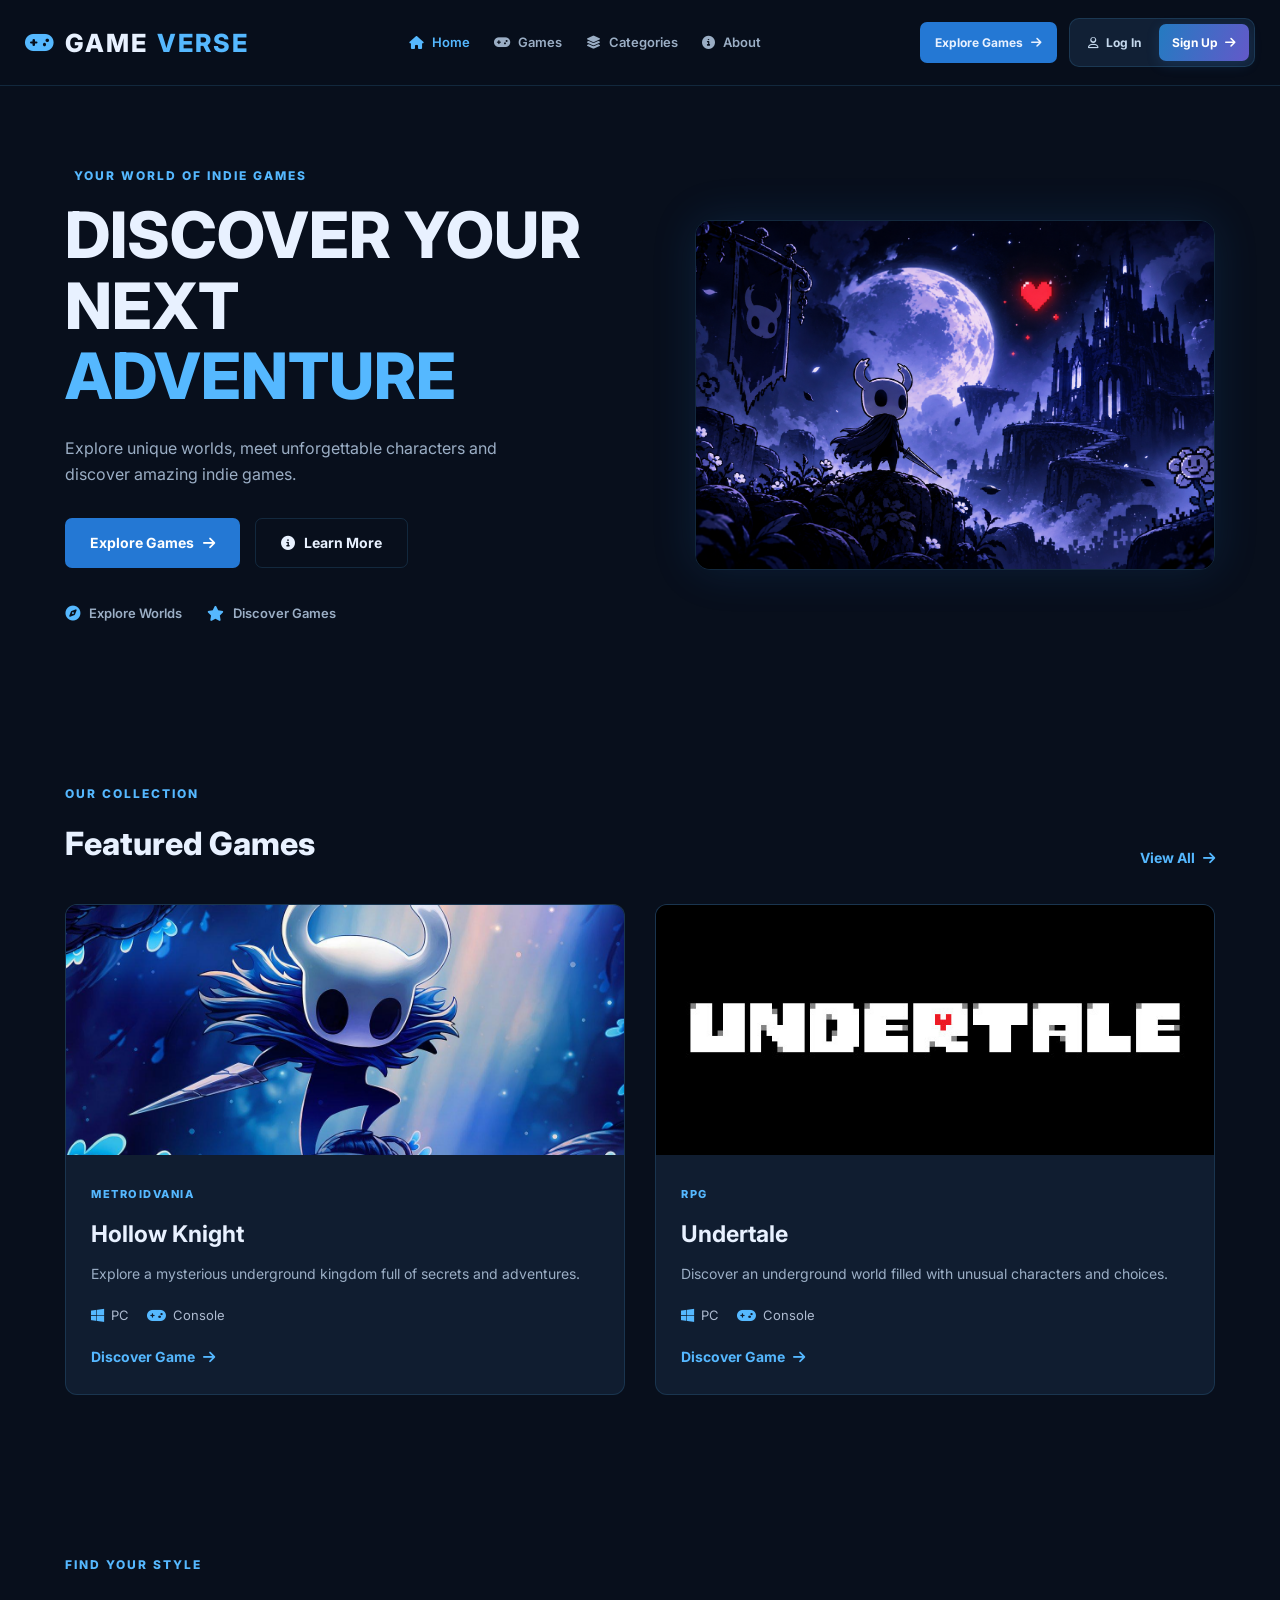
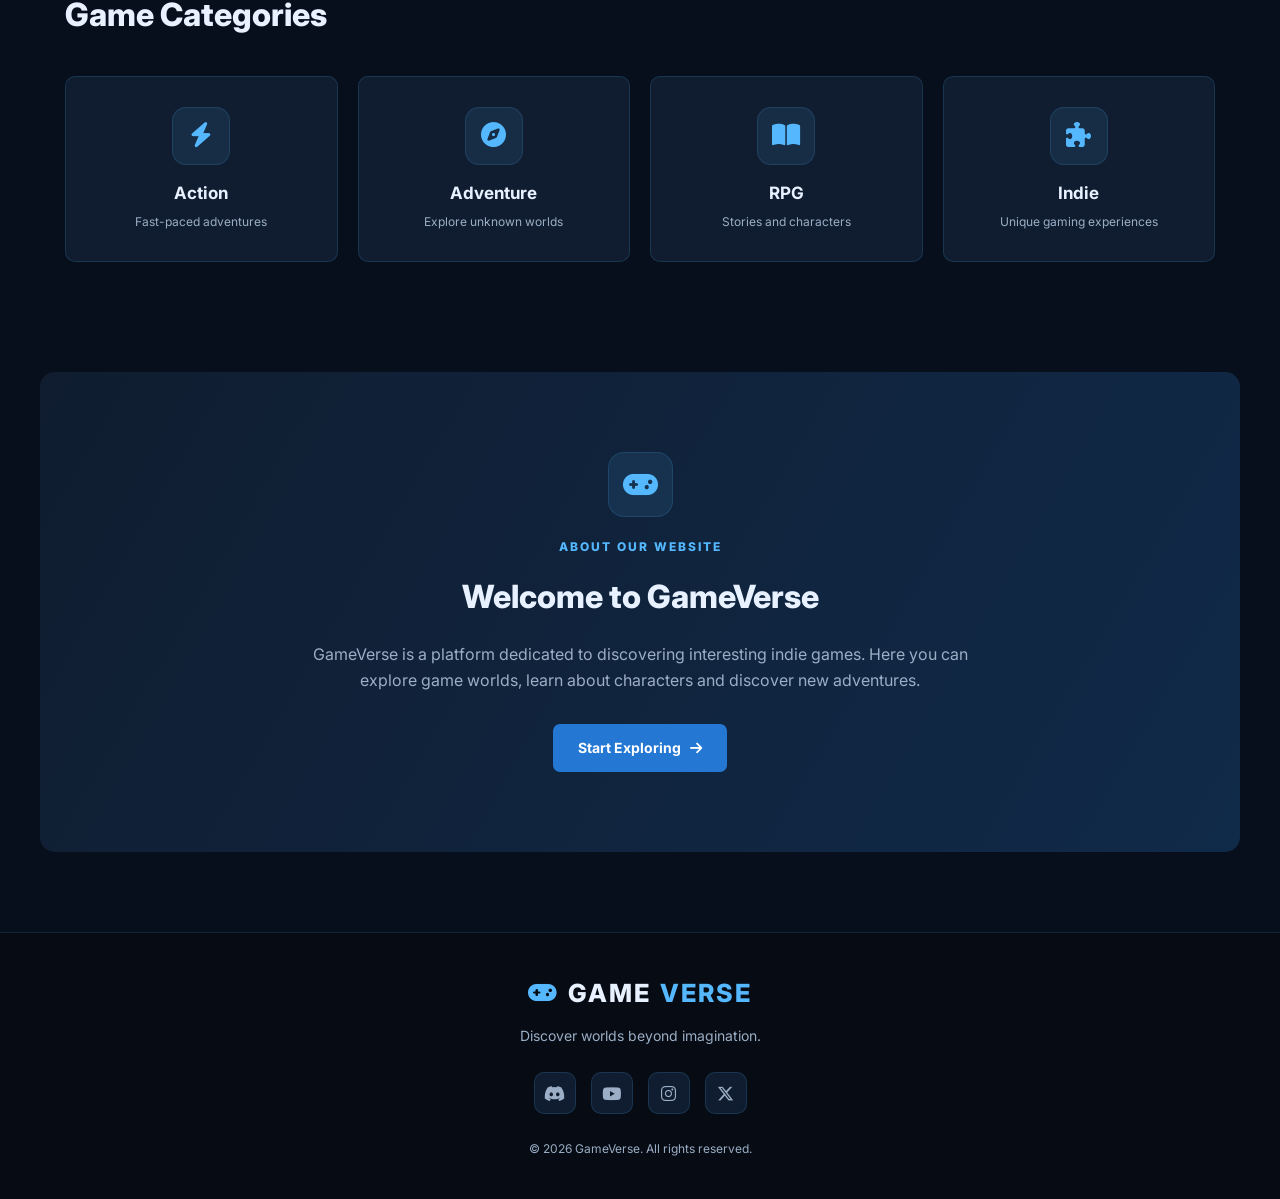
<file: pages/index.html>
<!doctype html>
<html lang="en">
  <head>
    <meta charset="UTF-8" />
    <meta name="viewport" content="width=device-width, initial-scale=1.0" />

    <meta
      name="description"
      content="GameVerse - Discover amazing indie games, explore unique worlds and meet unforgettable characters."
    />

    <title>GameVerse | Discover Indie Games</title>

    <link rel="stylesheet" href="../styles/style.css" />

    <link
      rel="stylesheet"
      href="https://cdnjs.cloudflare.com/ajax/libs/font-awesome/6.7.2/css/all.min.css"
    />
  </head>

  <body>
    <header class="header">
      <div class="header-container">
        <a href="index.html" class="logo">
          <i class="fa-solid fa-gamepad" aria-hidden="true"></i>
          GAME<span>VERSE</span>
        </a>

        <input type="checkbox" id="menu-toggle" class="menu-toggle" />

        <label
          for="menu-toggle"
          class="burger-menu"
          aria-label="Toggle navigation"
        >
          <span></span>
          <span></span>
          <span></span>
        </label>

        <nav class="navigation" aria-label="Main navigation">
          <a href="index.html" class="active">
            <i class="fa-solid fa-house" aria-hidden="true"></i>
            Home
          </a>

          <a href="#games">
            <i class="fa-solid fa-gamepad" aria-hidden="true"></i>
            Games
          </a>

          <a href="#categories">
            <i class="fa-solid fa-layer-group" aria-hidden="true"></i>
            Categories
          </a>

          <a href="#about">
            <i class="fa-solid fa-circle-info" aria-hidden="true"></i>
            About
          </a>
        </nav>

        <div class="header-actions">
          <a href="#games" class="header-button">
            Explore Games
            <i class="fa-solid fa-arrow-right" aria-hidden="true"></i>
          </a>

          <div class="auth-buttons">
            <a href="login.html" class="login-button">
              <i class="fa-regular fa-user" aria-hidden="true"></i>
              Log In
            </a>

            <a href="signup.html" class="signup-button">
              Sign Up
              <i class="fa-solid fa-arrow-right" aria-hidden="true"></i>
            </a>
          </div>
        </div>
      </div>
    </header>

    <main>
      <section class="hero">
        <div class="hero-content">
          <p class="hero-label">
            <i class="fa-solid fa-sparkles" aria-hidden="true"></i>
            YOUR WORLD OF INDIE GAMES
          </p>

          <h1>
            DISCOVER YOUR NEXT
            <span>ADVENTURE</span>
          </h1>

          <p class="hero-description">
            Explore unique worlds, meet unforgettable characters and discover
            amazing indie games.
          </p>

          <div class="hero-buttons">
            <a href="#games" class="primary-button">
              Explore Games
              <i class="fa-solid fa-arrow-right" aria-hidden="true"></i>
            </a>

            <a href="#about" class="secondary-button">
              <i class="fa-solid fa-circle-info" aria-hidden="true"></i>
              Learn More
            </a>
          </div>

          <div class="hero-features">
            <div>
              <i class="fa-solid fa-compass" aria-hidden="true"></i>
              <span>Explore Worlds</span>
            </div>

            <div>
              <i class="fa-solid fa-star" aria-hidden="true"></i>
              <span>Discover Games</span>
            </div>
          </div>
        </div>

        <div class="hero-image">
          <img
            src="../images/icons/GameVerse-featured-gaming-artwork.png"
            alt="GameVerse featured gaming artwork"
          />
        </div>
      </section>

      <section class="games-section" id="games">
        <div class="section-heading">
          <div>
            <p class="section-label">OUR COLLECTION</p>
            <h2>Featured Games</h2>
          </div>

          <a href="#games" class="view-all">
            View All
            <i class="fa-solid fa-arrow-right" aria-hidden="true"></i>
          </a>
        </div>

        <div class="games-grid">
          <article class="game-card">
            <a
              href="hollow-knight.html"
              class="game-image"
              aria-label="Discover Hollow Knight"
            >
              <img
                src="../images/hollow-knight-details/hollow-knight-back1.jpg"
                alt="Hollow Knight game artwork"
              />
            </a>

            <div class="game-info">
              <span class="game-category">METROIDVANIA</span>

              <h3>Hollow Knight</h3>

              <p>
                Explore a mysterious underground kingdom full of secrets and
                adventures.
              </p>

              <div class="game-platforms">
                <span>
                  <i class="fa-brands fa-windows" aria-hidden="true"></i>
                  PC
                </span>

                <span>
                  <i class="fa-solid fa-gamepad" aria-hidden="true"></i>
                  Console
                </span>
              </div>

              <a href="hollow-knight.html" class="game-link">
                Discover Game
                <i class="fa-solid fa-arrow-right" aria-hidden="true"></i>
              </a>
            </div>
          </article>

          <article class="game-card">
            <a
              href="undertale.html"
              class="game-image"
              aria-label="Discover Undertale"
            >
              <img
                src="../images/undertale/undertale-background1.jpg"
                alt="Undertale game artwork"
              />
            </a>

            <div class="game-info">
              <span class="game-category">RPG</span>

              <h3>Undertale</h3>

              <p>
                Discover an underground world filled with unusual characters and
                choices.
              </p>

              <div class="game-platforms">
                <span>
                  <i class="fa-brands fa-windows" aria-hidden="true"></i>
                  PC
                </span>

                <span>
                  <i class="fa-solid fa-gamepad" aria-hidden="true"></i>
                  Console
                </span>
              </div>

              <a href="undertale.html" class="game-link">
                Discover Game
                <i class="fa-solid fa-arrow-right" aria-hidden="true"></i>
              </a>
            </div>
          </article>
        </div>
      </section>

      <section class="categories-section" id="categories">
        <div class="section-heading">
          <div>
            <p class="section-label">FIND YOUR STYLE</p>
            <h2>Game Categories</h2>
          </div>
        </div>

        <div class="categories-grid">
          <article class="category-card">
            <div class="category-icon">
              <i class="fa-solid fa-bolt" aria-hidden="true"></i>
            </div>

            <h3>Action</h3>
            <p>Fast-paced adventures</p>
          </article>

          <article class="category-card">
            <div class="category-icon">
              <i class="fa-solid fa-compass" aria-hidden="true"></i>
            </div>

            <h3>Adventure</h3>
            <p>Explore unknown worlds</p>
          </article>

          <article class="category-card">
            <div class="category-icon">
              <i class="fa-solid fa-book-open" aria-hidden="true"></i>
            </div>

            <h3>RPG</h3>
            <p>Stories and characters</p>
          </article>

          <article class="category-card">
            <div class="category-icon">
              <i class="fa-solid fa-puzzle-piece" aria-hidden="true"></i>
            </div>

            <h3>Indie</h3>
            <p>Unique gaming experiences</p>
          </article>
        </div>
      </section>

      <section class="about-section" id="about">
        <div class="about-content">
          <div class="about-icon">
            <i class="fa-solid fa-gamepad" aria-hidden="true"></i>
          </div>

          <p class="section-label">ABOUT OUR WEBSITE</p>

          <h2>Welcome to GameVerse</h2>

          <p>
            GameVerse is a platform dedicated to discovering interesting indie
            games. Here you can explore game worlds, learn about characters and
            discover new adventures.
          </p>

          <a href="#games" class="primary-button">
            Start Exploring
            <i class="fa-solid fa-arrow-right" aria-hidden="true"></i>
          </a>
        </div>
      </section>
    </main>

    <footer class="footer">
      <div class="footer-container">
        <a href="index.html" class="logo">
          <i class="fa-solid fa-gamepad" aria-hidden="true"></i>
          GAME<span>VERSE</span>
        </a>

        <p>Discover worlds beyond imagination.</p>

        <div class="social-icons" aria-label="Social media icons">
          <span aria-label="Discord">
            <i class="fa-brands fa-discord" aria-hidden="true"></i>
          </span>

          <span aria-label="YouTube">
            <i class="fa-brands fa-youtube" aria-hidden="true"></i>
          </span>

          <span aria-label="Instagram">
            <i class="fa-brands fa-instagram" aria-hidden="true"></i>
          </span>

          <span aria-label="X">
            <i class="fa-brands fa-x-twitter" aria-hidden="true"></i>
          </span>
        </div>

        <p class="copyright">© 2026 GameVerse. All rights reserved.</p>
      </div>
    </footer>
  </body>
</html>
</file>
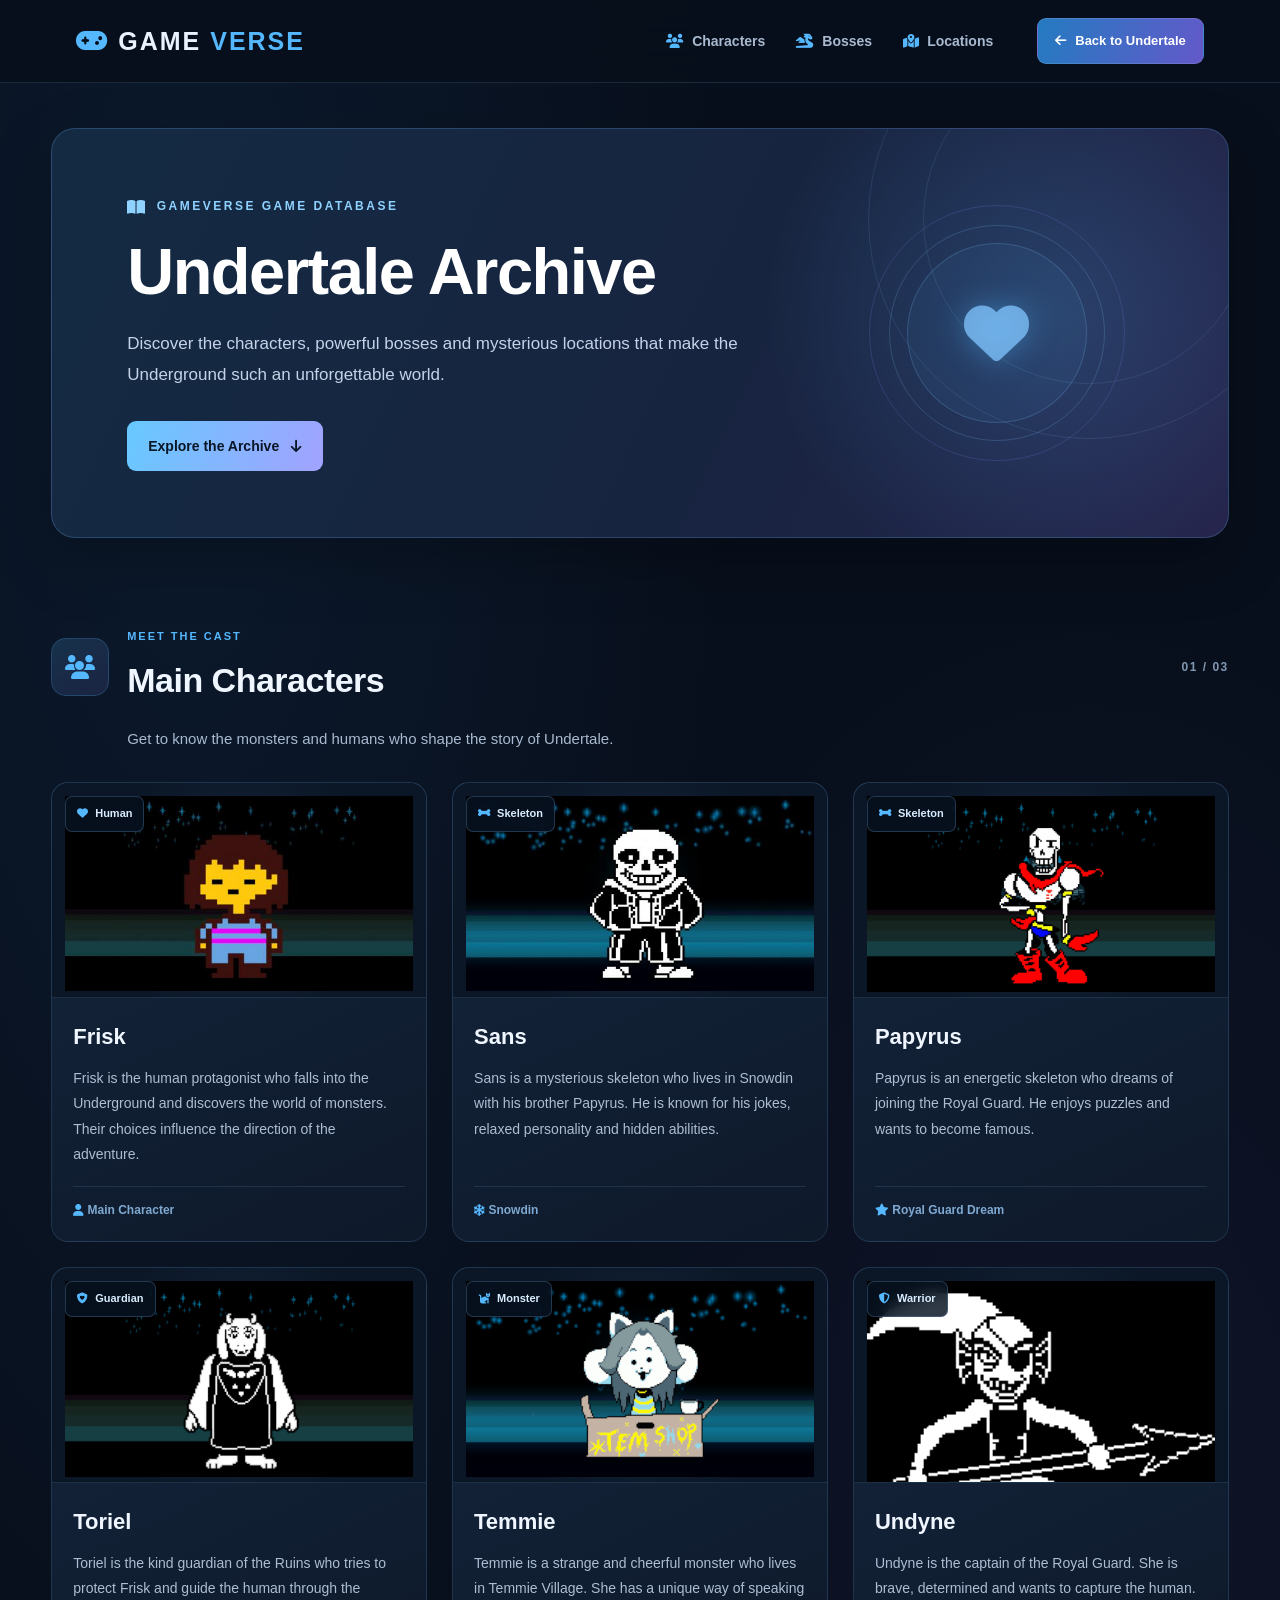
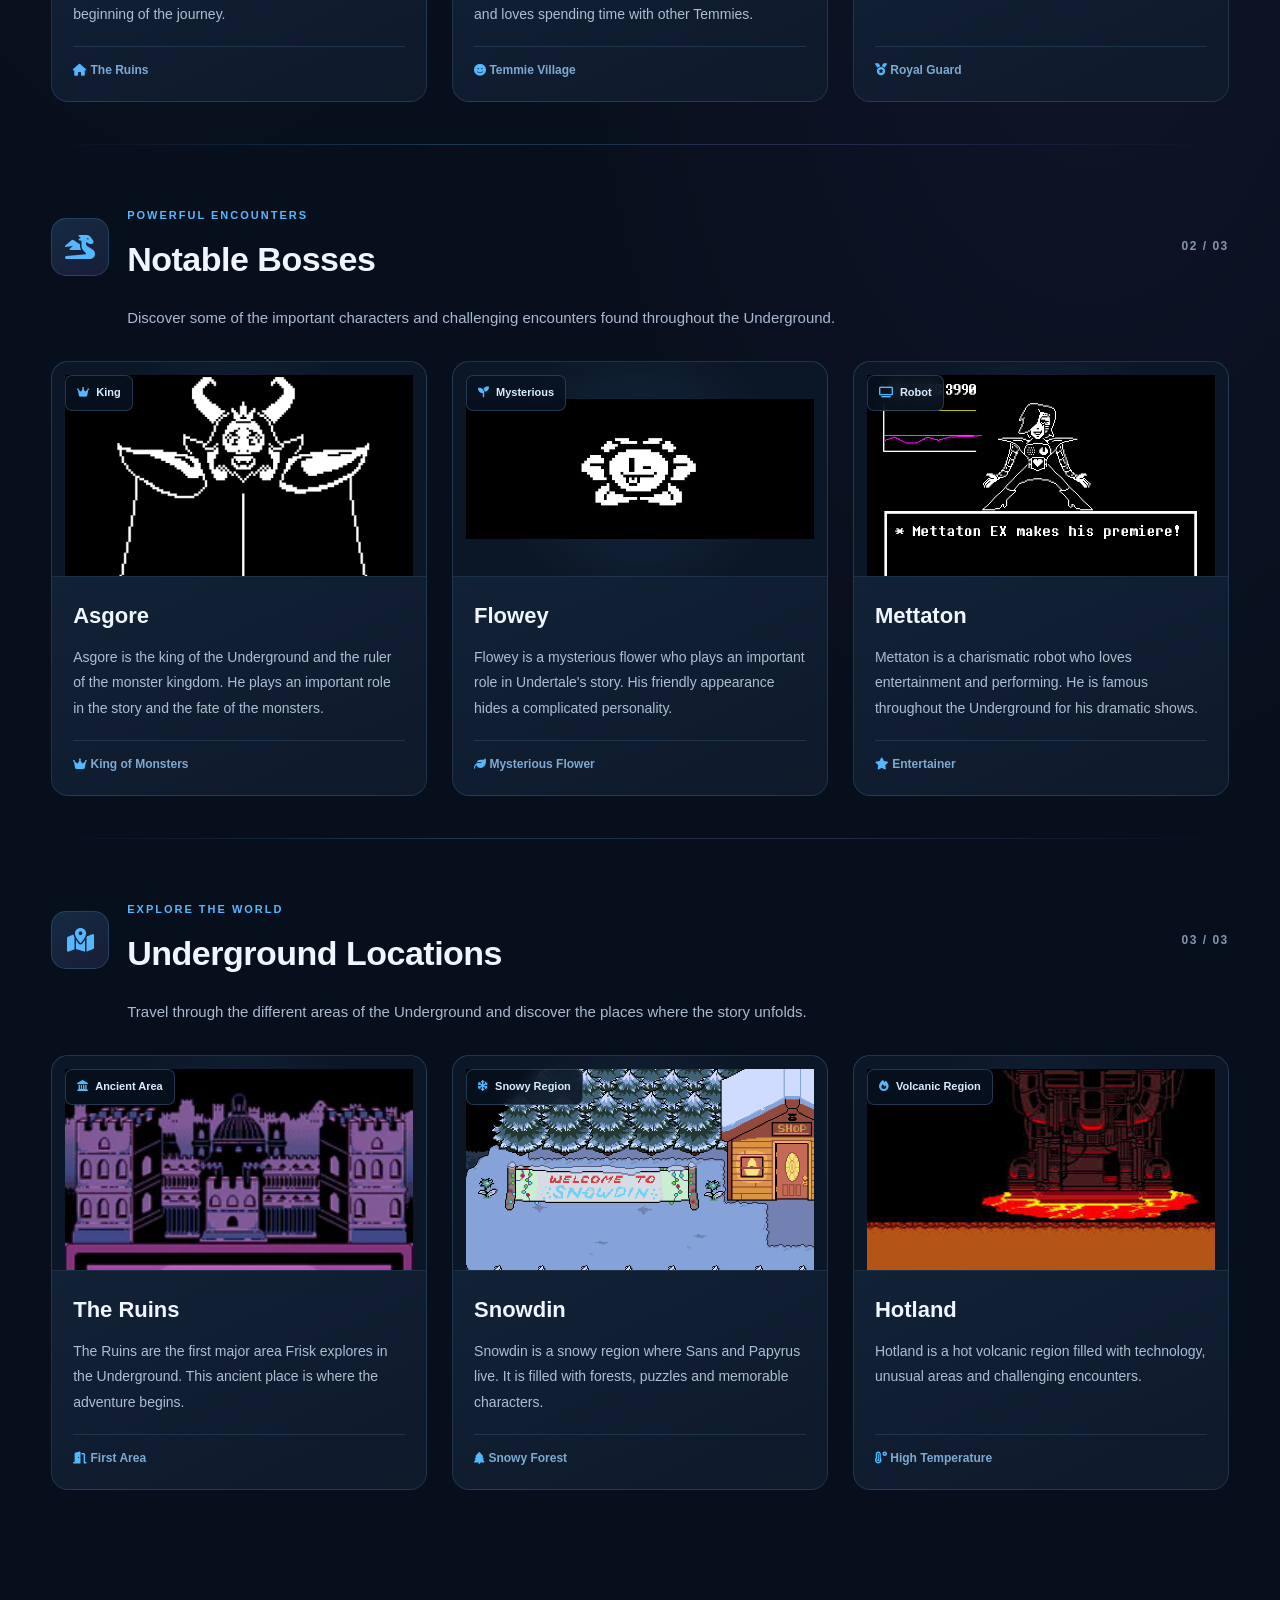
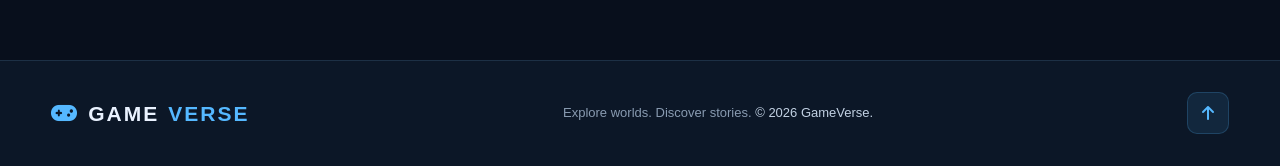
<file: pages/detail.html>
<!doctype html>
<html lang="en">
  <head>
    <meta charset="UTF-8" />
    <meta name="viewport" content="width=device-width, initial-scale=1.0" />

    <meta
      name="description"
      content="Explore the characters, bosses and locations of Undertale in the GameVerse archive."
    />

    <title>Undertale Details | GameVerse</title>

    <link rel="stylesheet" href="../styles/style.css" />
    <link rel="stylesheet" href="../styles/components/detail.css" />

    <link
      rel="stylesheet"
      href="https://cdnjs.cloudflare.com/ajax/libs/font-awesome/6.7.2/css/all.min.css"
    />
  </head>

  <body class="detail-page">
    <header class="detail-header">
      <div class="header-container">
        <a href="index.html" class="logo">
          <i class="fa-solid fa-gamepad" aria-hidden="true"></i>
          GAME<span>VERSE</span>
        </a>

        <input type="checkbox" id="detail-menu-toggle" class="menu-toggle" />

        <label
          for="detail-menu-toggle"
          class="menu-button"
          aria-label="Toggle navigation menu"
        >
          <span></span>
          <span></span>
          <span></span>
        </label>

        <nav class="detail-navigation">
          <a href="#characters">
            <i class="fa-solid fa-users" aria-hidden="true"></i>
            Characters
          </a>

          <a href="#bosses">
            <i class="fa-solid fa-dragon" aria-hidden="true"></i>
            Bosses
          </a>

          <a href="#locations">
            <i class="fa-solid fa-map-location-dot" aria-hidden="true"></i>
            Locations
          </a>
        </nav>

        <a href="undertale.html" class="back-button">
          <i class="fa-solid fa-arrow-left" aria-hidden="true"></i>
          <span>Back to Undertale</span>
        </a>
      </div>
    </header>

    <main>
      <section class="detail-hero" id="top">
        <div class="detail-hero-content">
          <span class="hero-label">
            <i class="fa-solid fa-book-open" aria-hidden="true"></i>
            GAMEVERSE GAME DATABASE
          </span>

          <h1>Undertale Archive</h1>

          <p>
            Discover the characters, powerful bosses and mysterious locations
            that make the Underground such an unforgettable world.
          </p>

          <a href="#characters" class="hero-button">
            Explore the Archive
            <i class="fa-solid fa-arrow-down" aria-hidden="true"></i>
          </a>
        </div>

        <div class="hero-side-icon" aria-hidden="true">
          <i class="fa-solid fa-heart"></i>
        </div>
      </section>

      <div class="detail-container">
        <section class="content-section" id="characters">
          <div class="section-heading">
            <div class="heading-title">
              <span class="heading-icon">
                <i class="fa-solid fa-users" aria-hidden="true"></i>
              </span>

              <div>
                <span class="section-label">MEET THE CAST</span>
                <h2>Main Characters</h2>
              </div>
            </div>

            <span class="section-count">01 / 03</span>
          </div>

          <p class="section-description">
            Get to know the monsters and humans who shape the story of
            Undertale.
          </p>

          <div class="details-grid">
            <article class="detail-card" id="frisk">
              <div class="card-image">
                <img src="../images/undertale/frisk.jpg" alt="Frisk" />
                <span class="card-category">
                  <i class="fa-solid fa-heart" aria-hidden="true"></i>
                  Human
                </span>
              </div>

              <div class="card-content">
                <h3>Frisk</h3>
                <p>
                  Frisk is the human protagonist who falls into the Underground
                  and discovers the world of monsters. Their choices influence
                  the direction of the adventure.
                </p>

                <div class="card-meta">
                  <span>
                    <i class="fa-solid fa-user" aria-hidden="true"></i>
                    Main Character
                  </span>
                </div>
              </div>
            </article>

            <article class="detail-card" id="sans">
              <div class="card-image">
                <img src="../images/undertale/sans.jpg" alt="Sans" />
                <span class="card-category">
                  <i class="fa-solid fa-bone" aria-hidden="true"></i>
                  Skeleton
                </span>
              </div>

              <div class="card-content">
                <h3>Sans</h3>
                <p>
                  Sans is a mysterious skeleton who lives in Snowdin with his
                  brother Papyrus. He is known for his jokes, relaxed
                  personality and hidden abilities.
                </p>

                <div class="card-meta">
                  <span>
                    <i class="fa-solid fa-snowflake" aria-hidden="true"></i>
                    Snowdin
                  </span>
                </div>
              </div>
            </article>

            <article class="detail-card" id="papyrus">
              <div class="card-image">
                <img
                  src="../images/undertale/undertale-papyrus.jpg"
                  alt="Papyrus"
                />
                <span class="card-category">
                  <i class="fa-solid fa-bone" aria-hidden="true"></i>
                  Skeleton
                </span>
              </div>

              <div class="card-content">
                <h3>Papyrus</h3>
                <p>
                  Papyrus is an energetic skeleton who dreams of joining the
                  Royal Guard. He enjoys puzzles and wants to become famous.
                </p>

                <div class="card-meta">
                  <span>
                    <i class="fa-solid fa-star" aria-hidden="true"></i>
                    Royal Guard Dream
                  </span>
                </div>
              </div>
            </article>

            <article class="detail-card" id="toriel">
              <div class="card-image">
                <img
                  src="../images/undertale/undertale-toriel.jpg"
                  alt="Toriel"
                />
                <span class="card-category">
                  <i class="fa-solid fa-shield-heart" aria-hidden="true"></i>
                  Guardian
                </span>
              </div>

              <div class="card-content">
                <h3>Toriel</h3>
                <p>
                  Toriel is the kind guardian of the Ruins who tries to protect
                  Frisk and guide the human through the beginning of the
                  journey.
                </p>

                <div class="card-meta">
                  <span>
                    <i class="fa-solid fa-house" aria-hidden="true"></i>
                    The Ruins
                  </span>
                </div>
              </div>
            </article>

            <article class="detail-card" id="temmie">
              <div class="card-image">
                <img
                  src="../images/undertale/temmie.undertale.jpg"
                  alt="Temmie"
                />
                <span class="card-category">
                  <i class="fa-solid fa-cat" aria-hidden="true"></i>
                  Monster
                </span>
              </div>

              <div class="card-content">
                <h3>Temmie</h3>
                <p>
                  Temmie is a strange and cheerful monster who lives in Temmie
                  Village. She has a unique way of speaking and loves spending
                  time with other Temmies.
                </p>

                <div class="card-meta">
                  <span>
                    <i class="fa-solid fa-face-smile" aria-hidden="true"></i>
                    Temmie Village
                  </span>
                </div>
              </div>
            </article>

            <article class="detail-card" id="undyne">
              <div class="card-image">
                <img src="../images/undertale/Undyne.battle.gif" alt="Undyne" />
                <span class="card-category">
                  <i class="fa-solid fa-shield-halved" aria-hidden="true"></i>
                  Warrior
                </span>
              </div>

              <div class="card-content">
                <h3>Undyne</h3>
                <p>
                  Undyne is the captain of the Royal Guard. She is brave,
                  determined and wants to capture the human.
                </p>

                <div class="card-meta">
                  <span>
                    <i class="fa-solid fa-medal" aria-hidden="true"></i>
                    Royal Guard
                  </span>
                </div>
              </div>
            </article>
          </div>
        </section>

        <section class="content-section" id="bosses">
          <div class="section-heading">
            <div class="heading-title">
              <span class="heading-icon">
                <i class="fa-solid fa-dragon" aria-hidden="true"></i>
              </span>

              <div>
                <span class="section-label">POWERFUL ENCOUNTERS</span>
                <h2>Notable Bosses</h2>
              </div>
            </div>

            <span class="section-count">02 / 03</span>
          </div>

          <p class="section-description">
            Discover some of the important characters and challenging encounters
            found throughout the Underground.
          </p>

          <div class="details-grid">
            <article class="detail-card" id="asgore">
              <div class="card-image">
                <img
                  src="../images/undertale/asgore.friendly.png"
                  alt="Asgore"
                />
                <span class="card-category">
                  <i class="fa-solid fa-crown" aria-hidden="true"></i>
                  King
                </span>
              </div>

              <div class="card-content">
                <h3>Asgore</h3>
                <p>
                  Asgore is the king of the Underground and the ruler of the
                  monster kingdom. He plays an important role in the story and
                  the fate of the monsters.
                </p>

                <div class="card-meta">
                  <span>
                    <i class="fa-solid fa-crown" aria-hidden="true"></i>
                    King of Monsters
                  </span>
                </div>
              </div>
            </article>

            <article class="detail-card" id="flowey">
              <div class="card-image">
                <img
                  src="../images/undertale/flowey.friendly.webp"
                  alt="Flowey"
                />
                <span class="card-category">
                  <i class="fa-solid fa-seedling" aria-hidden="true"></i>
                  Mysterious
                </span>
              </div>

              <div class="card-content">
                <h3>Flowey</h3>
                <p>
                  Flowey is a mysterious flower who plays an important role in
                  Undertale's story. His friendly appearance hides a complicated
                  personality.
                </p>

                <div class="card-meta">
                  <span>
                    <i class="fa-solid fa-leaf" aria-hidden="true"></i>
                    Mysterious Flower
                  </span>
                </div>
              </div>
            </article>

            <article class="detail-card" id="mettaton">
              <div class="card-image">
                <img
                  src="../images/undertale/mettaton.EX.png"
                  alt="Mettaton EX"
                />
                <span class="card-category">
                  <i class="fa-solid fa-tv" aria-hidden="true"></i>
                  Robot
                </span>
              </div>

              <div class="card-content">
                <h3>Mettaton</h3>
                <p>
                  Mettaton is a charismatic robot who loves entertainment and
                  performing. He is famous throughout the Underground for his
                  dramatic shows.
                </p>

                <div class="card-meta">
                  <span>
                    <i class="fa-solid fa-star" aria-hidden="true"></i>
                    Entertainer
                  </span>
                </div>
              </div>
            </article>
          </div>
        </section>

        <section class="content-section" id="locations">
          <div class="section-heading">
            <div class="heading-title">
              <span class="heading-icon">
                <i class="fa-solid fa-map-location-dot" aria-hidden="true"></i>
              </span>

              <div>
                <span class="section-label">EXPLORE THE WORLD</span>
                <h2>Underground Locations</h2>
              </div>
            </div>

            <span class="section-count">03 / 03</span>
          </div>

          <p class="section-description">
            Travel through the different areas of the Underground and discover
            the places where the story unfolds.
          </p>

          <div class="details-grid">
            <article class="detail-card" id="ruins">
              <div class="card-image">
                <img src="../images/undertale/ruins.webp" alt="The Ruins" />
                <span class="card-category">
                  <i class="fa-solid fa-landmark" aria-hidden="true"></i>
                  Ancient Area
                </span>
              </div>

              <div class="card-content">
                <h3>The Ruins</h3>
                <p>
                  The Ruins are the first major area Frisk explores in the
                  Underground. This ancient place is where the adventure begins.
                </p>

                <div class="card-meta">
                  <span>
                    <i class="fa-solid fa-door-open" aria-hidden="true"></i>
                    First Area
                  </span>
                </div>
              </div>
            </article>

            <article class="detail-card" id="snowdin">
              <div class="card-image">
                <img src="../images/undertale/Snowdin_Town.png" alt="Snowdin" />
                <span class="card-category">
                  <i class="fa-solid fa-snowflake" aria-hidden="true"></i>
                  Snowy Region
                </span>
              </div>

              <div class="card-content">
                <h3>Snowdin</h3>
                <p>
                  Snowdin is a snowy region where Sans and Papyrus live. It is
                  filled with forests, puzzles and memorable characters.
                </p>

                <div class="card-meta">
                  <span>
                    <i class="fa-solid fa-tree" aria-hidden="true"></i>
                    Snowy Forest
                  </span>
                </div>
              </div>
            </article>

            <article class="detail-card" id="hotland">
              <div class="card-image">
                <img src="../images/undertale/hotland.jpg" alt="Hotland" />
                <span class="card-category">
                  <i class="fa-solid fa-fire" aria-hidden="true"></i>
                  Volcanic Region
                </span>
              </div>

              <div class="card-content">
                <h3>Hotland</h3>
                <p>
                  Hotland is a hot volcanic region filled with technology,
                  unusual areas and challenging encounters.
                </p>

                <div class="card-meta">
                  <span>
                    <i
                      class="fa-solid fa-temperature-high"
                      aria-hidden="true"
                    ></i>
                    High Temperature
                  </span>
                </div>
              </div>
            </article>
          </div>
        </section>
      </div>
    </main>

    <footer class="detail-footer">
      <div class="footer-container">
        <a href="../index.html" class="logo">
          <i class="fa-solid fa-gamepad" aria-hidden="true"></i>
          GAME<span>VERSE</span>
        </a>

        <p>Explore worlds. Discover stories. <span>© 2026 GameVerse.</span></p>

        <a href="#top" class="back-to-top" aria-label="Back to top">
          <i class="fa-solid fa-arrow-up" aria-hidden="true"></i>
        </a>
      </div>
    </footer>
  </body>
</html>
</file>
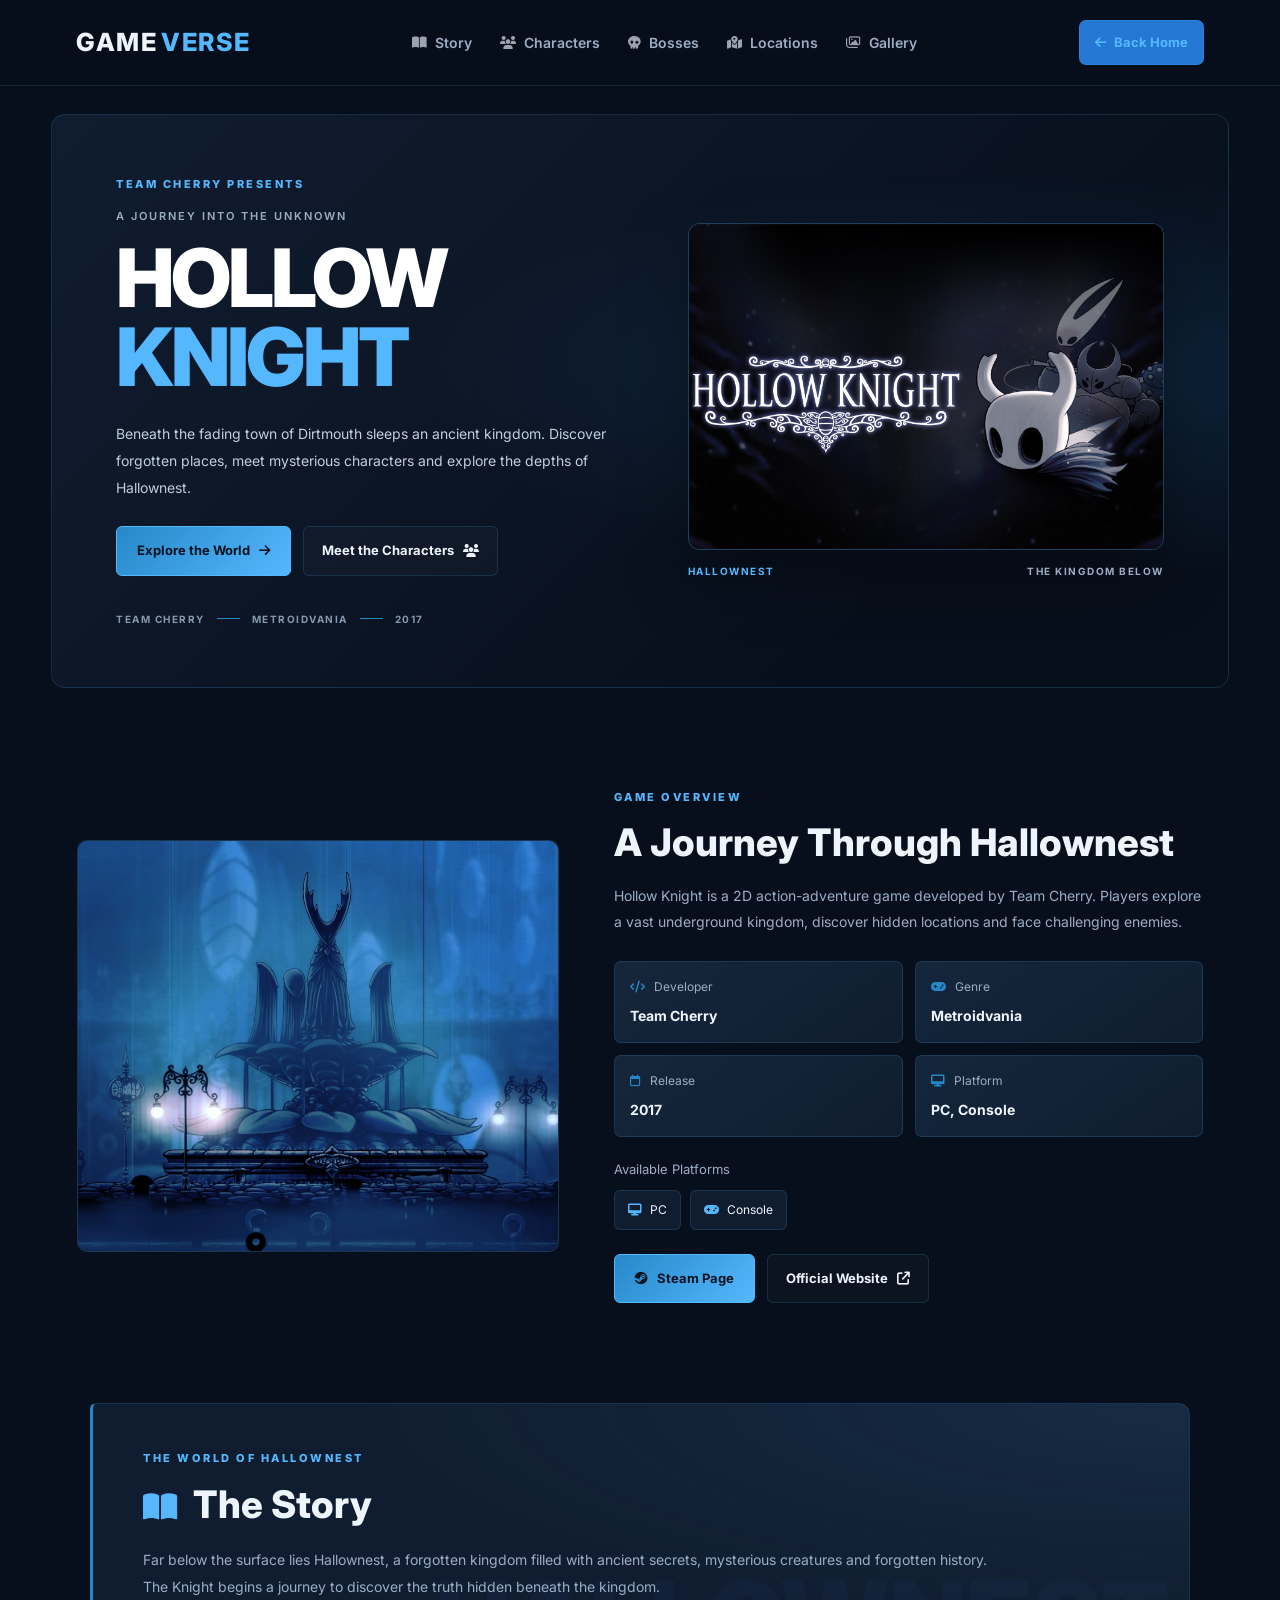
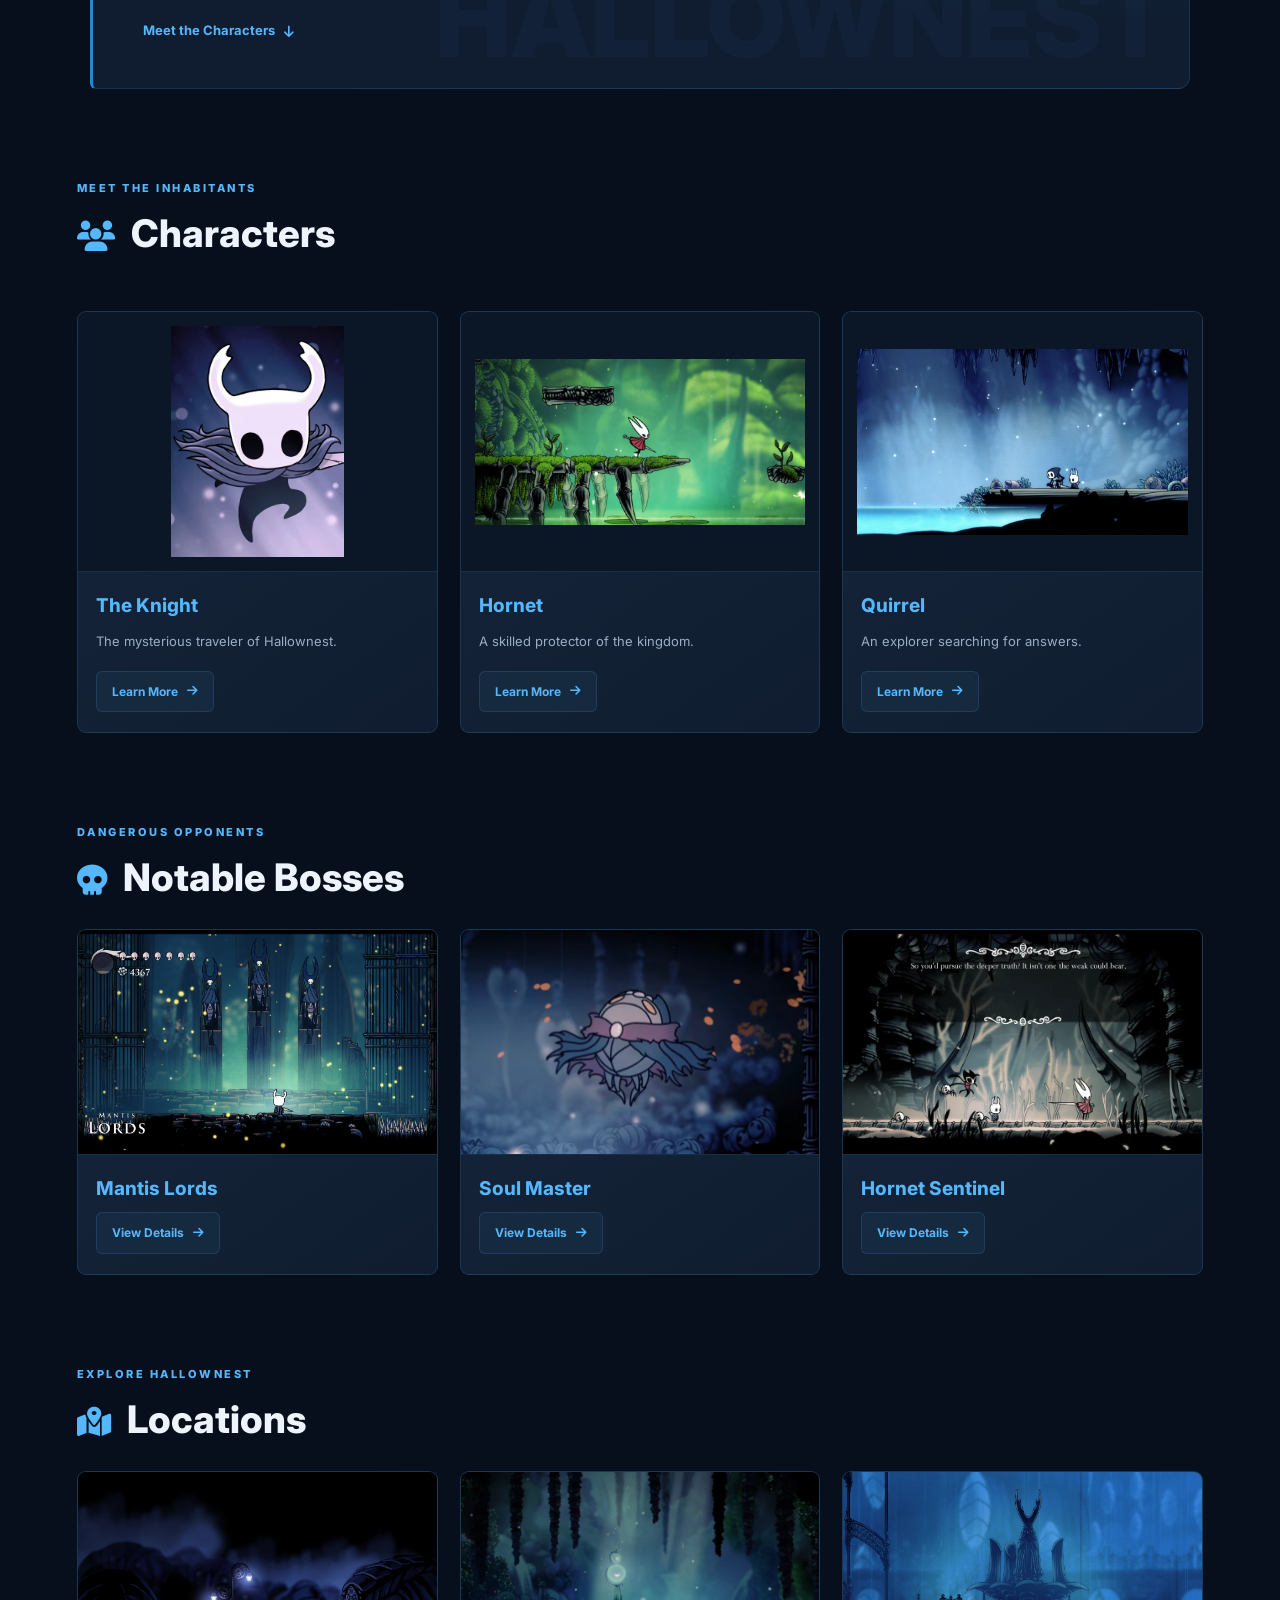
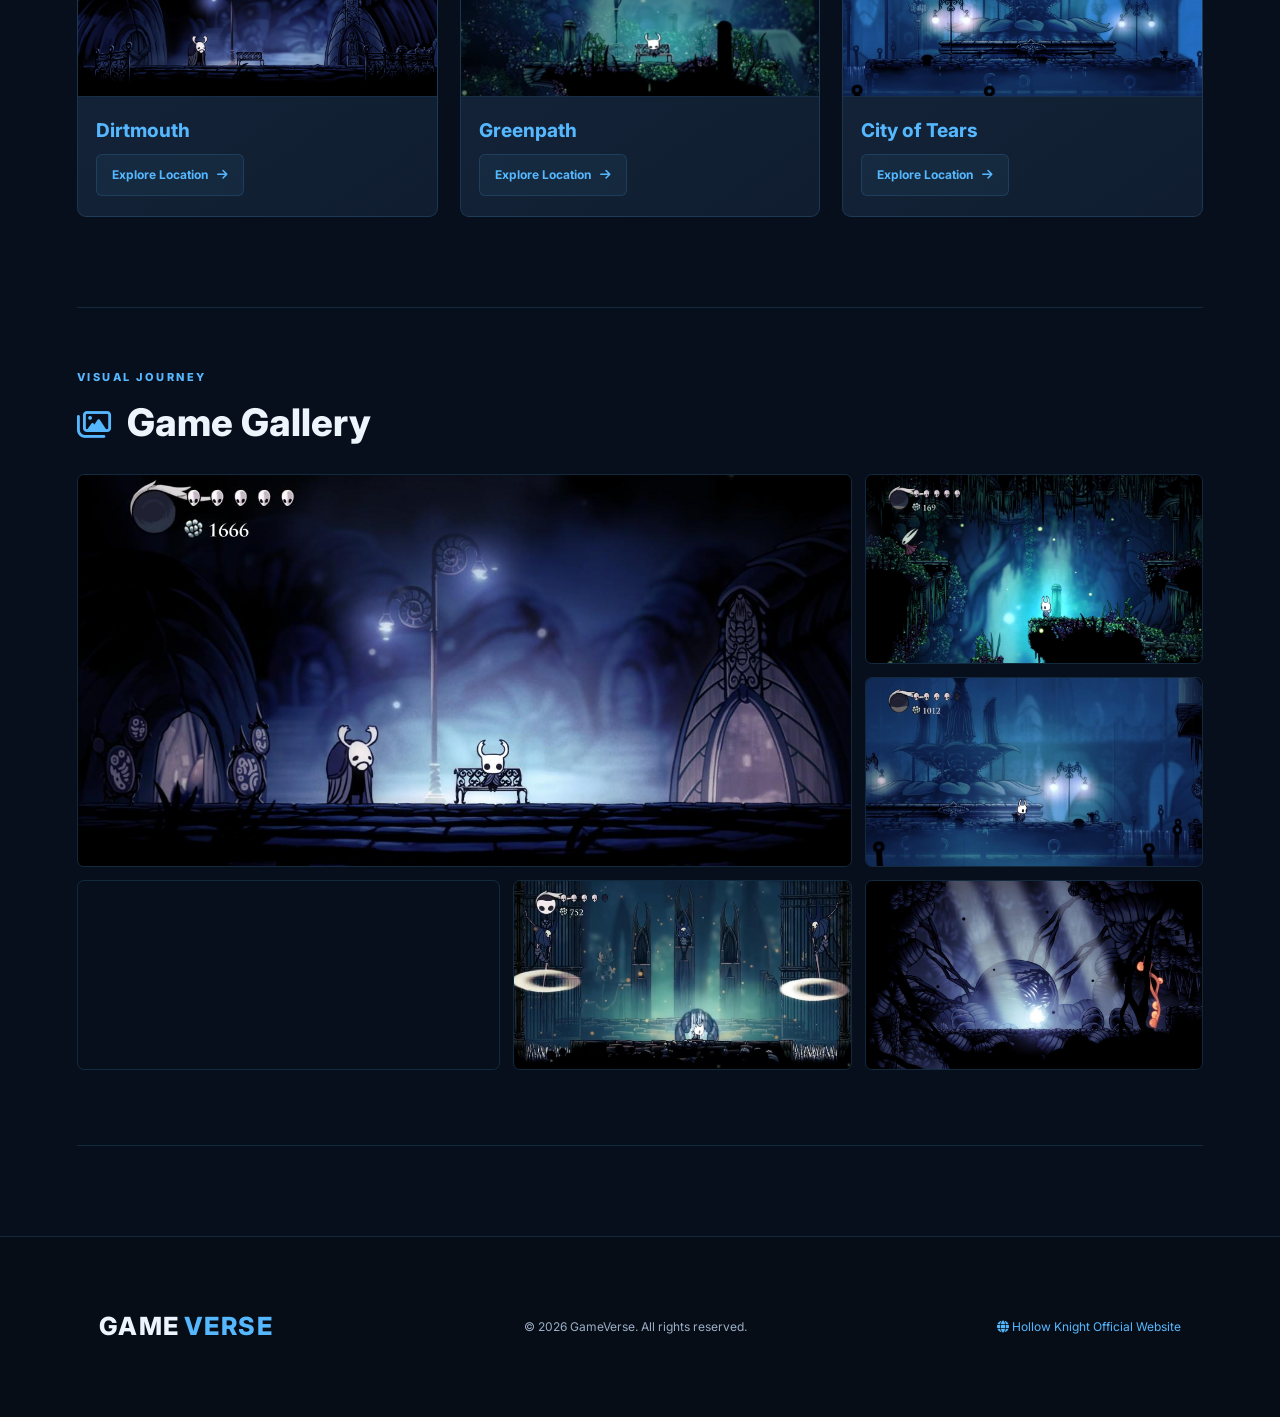
<file: pages/hollow-knight.html>
<!doctype html>
<html lang="en">
  <head>
    <meta charset="UTF-8" />
    <meta name="viewport" content="width=device-width, initial-scale=1.0" />

    <meta
      name="description"
      content="Explore Hollow Knight, discover its characters, bosses, locations and the mysterious world of Hallownest."
    />

    <meta name="theme-color" content="#080f1c" />

    <title>Hollow Knight | GameVerse</title>

    <link rel="stylesheet" href="../styles/style.css" />
    <link rel="stylesheet" href="../styles/pages/hollow-knight.css" />

    <link
      rel="stylesheet"
      href="https://cdnjs.cloudflare.com/ajax/libs/font-awesome/6.7.2/css/all.min.css"
    />
  </head>

  <body class="hollow-knight-page">
    <header class="header">
      <div class="header-container">
        <a href="index.html" class="logo"> GAME<span>VERSE</span> </a>

        <input
          type="checkbox"
          id="nav-toggle"
          class="nav-toggle"
          aria-label="Toggle navigation menu"
          aria-controls="main-navigation"
        />

        <label for="nav-toggle" class="menu-toggle" aria-hidden="true">
          <span></span>
          <span></span>
          <span></span>
        </label>

        <nav
          class="navigation"
          id="main-navigation"
          aria-label="Main navigation"
        >
          <a href="#story">
            <i class="fa-solid fa-book-open"></i>
            Story
          </a>

          <a href="#characters">
            <i class="fa-solid fa-users"></i>
            Characters
          </a>

          <a href="#bosses">
            <i class="fa-solid fa-skull"></i>
            Bosses
          </a>

          <a href="#locations">
            <i class="fa-solid fa-map-location-dot"></i>
            Locations
          </a>

          <a href="#gallery">
            <i class="fa-regular fa-images"></i>
            Gallery
          </a>
        </nav>

        <a href="index.html" class="header-button">
          <i class="fa-solid fa-arrow-left"></i>
          Back Home
        </a>
      </div>
    </header>

    <main>
      <section class="game-hero">
        <div class="game-hero-content">
          <p class="section-label">TEAM CHERRY PRESENTS</p>

          <p class="hero-kicker">A JOURNEY INTO THE UNKNOWN</p>

          <h1>
            HOLLOW
            <span>KNIGHT</span>
          </h1>

          <p class="hero-description">
            Beneath the fading town of Dirtmouth sleeps an ancient kingdom.
            Discover forgotten places, meet mysterious characters and explore
            the depths of Hallownest.
          </p>

          <div class="hero-actions">
            <a href="#story" class="primary-button">
              Explore the World
              <i class="fa-solid fa-arrow-right"></i>
            </a>

            <a href="#characters" class="secondary-button">
              Meet the Characters
              <i class="fa-solid fa-users"></i>
            </a>
          </div>

          <div class="hero-meta">
            <span>TEAM CHERRY</span>
            <span class="hero-meta-line"></span>
            <span>METROIDVANIA</span>
            <span class="hero-meta-line"></span>
            <span>2017</span>
          </div>
        </div>

        <div class="game-hero-visual">
          <div class="hero-image-frame">
            <img
              src="../images/hollow-knight/hollowknight-hollownest.jpg"
              alt=""
              fetchpriority="high"
              decoding="async"
            />
          </div>

          <div class="hero-image-caption">
            <span>HALLOWNEST</span>
            <span>THE KINGDOM BELOW</span>
          </div>
        </div>
      </section>

      <section class="game-overview" aria-labelledby="overview-title">
        <div class="overview-image">
          <img
            src="../images/hollow-knight/City_of_Tears_Fountain_Square.webp"
            alt="City of Tears in Hollow Knight"
            loading="lazy"
            decoding="async"
          />
        </div>

        <div class="overview-content">
          <p class="section-label">GAME OVERVIEW</p>

          <h2 id="overview-title">A Journey Through Hallownest</h2>

          <p>
            Hollow Knight is a 2D action-adventure game developed by Team
            Cherry. Players explore a vast underground kingdom, discover hidden
            locations and face challenging enemies.
          </p>

          <div class="game-details">
            <div>
              <span>
                <i class="fa-solid fa-code"></i>
                Developer
              </span>
              <strong>Team Cherry</strong>
            </div>

            <div>
              <span>
                <i class="fa-solid fa-gamepad"></i>
                Genre
              </span>
              <strong>Metroidvania</strong>
            </div>

            <div>
              <span>
                <i class="fa-regular fa-calendar"></i>
                Release
              </span>
              <strong>2017</strong>
            </div>

            <div>
              <span>
                <i class="fa-solid fa-desktop"></i>
                Platform
              </span>
              <strong>PC, Console</strong>
            </div>
          </div>

          <div class="platform-support">
            <p>Available Platforms</p>

            <div class="platform-icons">
              <span>
                <i class="fa-solid fa-desktop"></i>
                PC
              </span>

              <span>
                <i class="fa-solid fa-gamepad"></i>
                Console
              </span>
            </div>
          </div>

          <div class="game-links">
            <a
              href="https://store.steampowered.com/app/367520/Hollow_Knight/"
              target="_blank"
              rel="noopener noreferrer"
              class="primary-button"
            >
              <i class="fa-brands fa-steam"></i>
              Steam Page
            </a>

            <a
              href="https://www.hollowknight.com/"
              target="_blank"
              rel="noopener noreferrer"
              class="secondary-button"
            >
              Official Website
              <i class="fa-solid fa-arrow-up-right-from-square"></i>
            </a>
          </div>
        </div>
      </section>

      <section class="story-section" id="story">
        <p class="section-label">THE WORLD OF HALLOWNEST</p>

        <h2>
          <i class="fa-solid fa-book-open"></i>
          The Story
        </h2>

        <p>
          Far below the surface lies Hallownest, a forgotten kingdom filled with
          ancient secrets, mysterious creatures and forgotten history. The
          Knight begins a journey to discover the truth hidden beneath the
          kingdom.
        </p>

        <a href="#characters" class="text-button">
          Meet the Characters
          <i class="fa-solid fa-arrow-down"></i>
        </a>
      </section>

      <section
        class="characters-section"
        id="characters"
        aria-labelledby="characters-title"
      >
        <div class="section-heading">
          <div>
            <p class="section-label">MEET THE INHABITANTS</p>

            <h2 id="characters-title">
              <i class="fa-solid fa-users"></i>
              Characters
            </h2>
          </div>
        </div>

        <div class="characters-grid">
          <article class="character-card">
            <img
              src="../images/hollow-knight/hollow-knight-switch.jpg.avif"
              alt="The Knight"
              loading="lazy"
              decoding="async"
            />

            <h3>The Knight</h3>

            <p>The mysterious traveler of Hallownest.</p>

            <a href="hollow-knight-details.html#the-knight" class="card-button">
              Learn More
              <i class="fa-solid fa-arrow-right"></i>
            </a>
          </article>

          <article class="character-card">
            <img
              src="../images/hollow-knight/Hornet_Hollow_Knight_1.webp"
              alt="Hornet"
              loading="lazy"
              decoding="async"
            />

            <h3>Hornet</h3>

            <p>A skilled protector of the kingdom.</p>

            <a href="hollow-knight-details.html#hornet" class="card-button">
              Learn More
              <i class="fa-solid fa-arrow-right"></i>
            </a>
          </article>

          <article class="character-card">
            <img
              src="../images/hollow-knight/Quirrel.webp"
              alt="Quirrel"
              loading="lazy"
              decoding="async"
            />

            <h3>Quirrel</h3>

            <p>An explorer searching for answers.</p>

            <a href="hollow-knight-details.html#quirrel" class="card-button">
              Learn More
              <i class="fa-solid fa-arrow-right"></i>
            </a>
          </article>
        </div>
      </section>

      <section
        class="bosses-section"
        id="bosses"
        aria-labelledby="bosses-title"
      >
        <p class="section-label">DANGEROUS OPPONENTS</p>

        <h2 id="bosses-title">
          <i class="fa-solid fa-skull"></i>
          Notable Bosses
        </h2>

        <div class="bosses-grid">
          <article class="boss-card">
            <img
              src="../images/hollow-knight/Mantis_Lords_1.webp"
              alt="Mantis Lords"
              loading="lazy"
              decoding="async"
            />

            <h3>Mantis Lords</h3>

            <a
              href="hollow-knight-details.html#mantis-lords"
              class="card-button"
            >
              View Details
              <i class="fa-solid fa-arrow-right"></i>
            </a>
          </article>

          <article class="boss-card">
            <img
              src="../images/hollow-knight/Hollow-Knight-Soul-Master.avif"
              alt="Soul Master"
              loading="lazy"
              decoding="async"
            />

            <h3>Soul Master</h3>

            <a
              href="hollow-knight-details.html#soul-master"
              class="card-button"
            >
              View Details
              <i class="fa-solid fa-arrow-right"></i>
            </a>
          </article>

          <article class="boss-card">
            <img
              src="../images/hollow-knight/Hornet_Sentinel_1.webp"
              alt="Hornet Sentinel"
              loading="lazy"
              decoding="async"
            />

            <h3>Hornet Sentinel</h3>

            <a
              href="hollow-knight-details.html#hornet-sentinel"
              class="card-button"
            >
              View Details
              <i class="fa-solid fa-arrow-right"></i>
            </a>
          </article>
        </div>
      </section>

      <section
        class="locations-section"
        id="locations"
        aria-labelledby="locations-title"
      >
        <p class="section-label">EXPLORE HALLOWNEST</p>

        <h2 id="locations-title">
          <i class="fa-solid fa-map-location-dot"></i>
          Locations
        </h2>

        <div class="locations-grid">
          <article class="location-card">
            <img
              src="../images/hollow-knight/dirtmouth.png"
              alt="Dirtmouth"
              loading="lazy"
              decoding="async"
            />

            <h3>Dirtmouth</h3>

            <a href="hollow-knight-details.html#dirtmouth" class="card-button">
              Explore Location
              <i class="fa-solid fa-arrow-right"></i>
            </a>
          </article>

          <article class="location-card">
            <img
              src="../images/hollow-knight/Greenpath_in_Hollow_Knight.webp"
              alt="Greenpath"
              loading="lazy"
              decoding="async"
            />

            <h3>Greenpath</h3>

            <a href="hollow-knight-details.html#greenpath" class="card-button">
              Explore Location
              <i class="fa-solid fa-arrow-right"></i>
            </a>
          </article>

          <article class="location-card">
            <img
              src="../images/hollow-knight/City_of_Tears_Fountain_Square.webp"
              alt="City of Tears"
              loading="lazy"
              decoding="async"
            />

            <h3>City of Tears</h3>

            <a
              href="hollow-knight-details.html#city-of-tears"
              class="card-button"
            >
              Explore Location
              <i class="fa-solid fa-arrow-right"></i>
            </a>
          </article>
        </div>
      </section>

      <section
        class="gallery-section"
        id="gallery"
        aria-labelledby="gallery-title"
      >
        <p class="section-label">VISUAL JOURNEY</p>

        <h2 id="gallery-title">
          <i class="fa-regular fa-images"></i>
          Game Gallery
        </h2>

        <div class="gallery-grid">
          <img
            src="../images/hollow-knight/gallery1.jpg"
            alt="Hollow Knight gallery scene 1"
            loading="lazy"
            decoding="async"
          />

          <img
            src="../images/hollow-knight/gallery2.jpg"
            alt="Hollow Knight gallery scene 2"
            loading="lazy"
            decoding="async"
          />

          <img
            src="../images/hollow-knight/gallery3.jpg"
            alt="Hollow Knight gallery scene 3"
            loading="lazy"
            decoding="async"
          />

          <img
            src="../images/hollow-knight/gallery4.jpg"
            alt="Hollow Knight gallery scene 4"
            loading="lazy"
            decoding="async"
          />

          <img
            src="../images/hollow-knight/gallery5.jpg"
            alt="Hollow Knight gallery scene 5"
            loading="lazy"
            decoding="async"
          />

          <img
            src="../images/hollow-knight/gallery6.jpg"
            alt="Hollow Knight gallery scene 6"
            loading="lazy"
            decoding="async"
          />
        </div>
      </section>
    </main>

    <footer class="footer">
      <div class="footer-container">
        <a href="index.html" class="logo"> GAME<span>VERSE</span> </a>

        <p>© 2026 GameVerse. All rights reserved.</p>

        <a
          href="https://www.hollowknight.com/"
          target="_blank"
          rel="noopener noreferrer"
        >
          <i class="fa-solid fa-globe"></i>
          Hollow Knight Official Website
        </a>
      </div>
    </footer>
  </body>
</html>
</file>
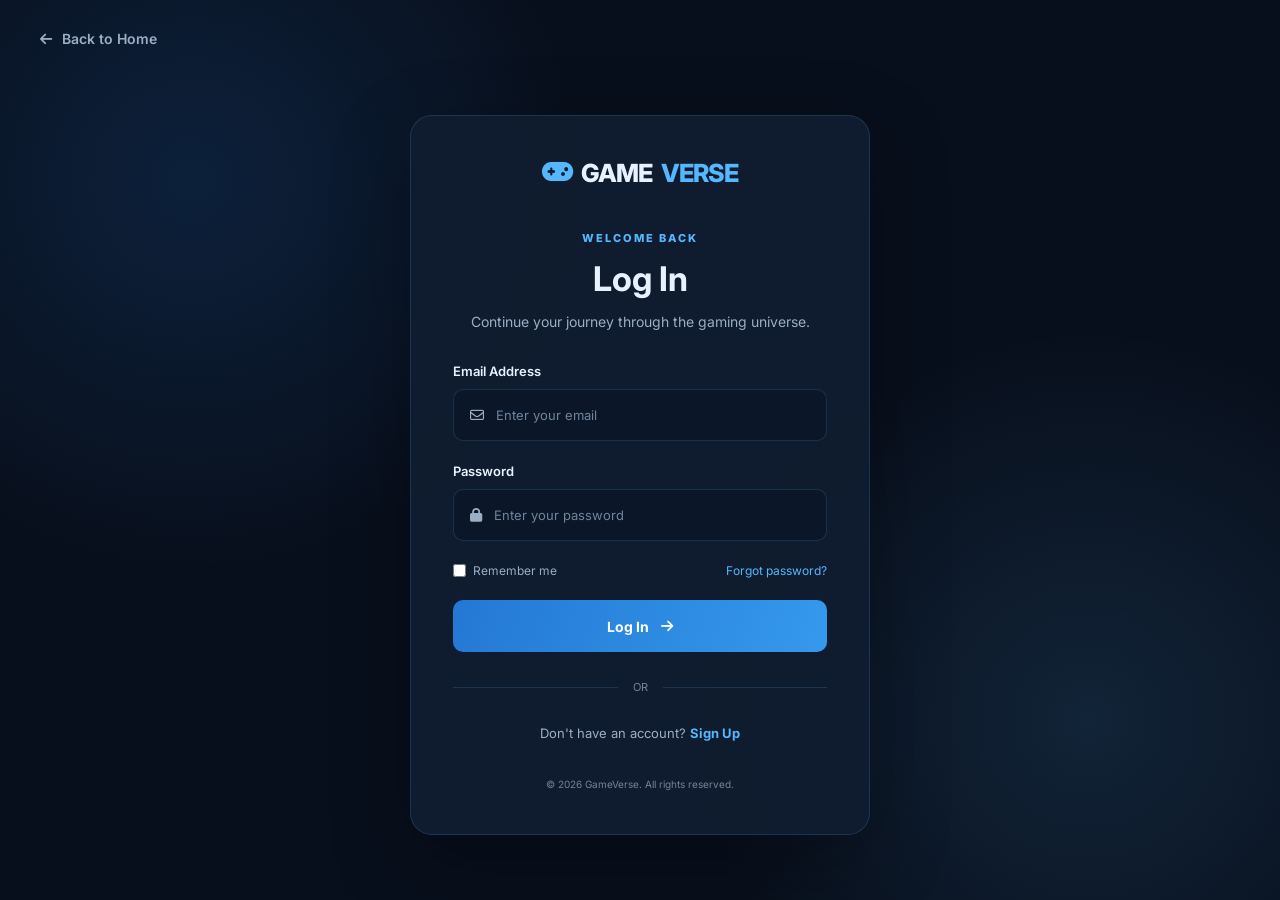
<file: pages/login.html>
<!doctype html>
<html lang="en">
  <head>
    <meta charset="UTF-8" />
    <meta name="viewport" content="width=device-width, initial-scale=1.0" />

    <title>Log In | GameVerse</title>

    <link rel="stylesheet" href="../styles/pages/login.css" />
    <link
      rel="stylesheet"
      href="https://cdnjs.cloudflare.com/ajax/libs/font-awesome/6.7.2/css/all.min.css"
    />
  </head>

  <body>
    <main class="auth-page">
      <a href="index.html" class="back-home">
        <i class="fa-solid fa-arrow-left"></i>
        Back to Home
      </a>

      <section class="auth-container">
        <a href="index.html" class="logo">
          <i class="fa-solid fa-gamepad"></i>
          GAME<span>VERSE</span>
        </a>

        <div class="auth-heading">
          <span class="auth-label">WELCOME BACK</span>
          <h1>Log In</h1>
          <p>Continue your journey through the gaming universe.</p>
        </div>

        <form class="auth-form">
          <div class="form-group">
            <label for="email">Email Address</label>
            <div class="input-wrapper">
              <i class="fa-regular fa-envelope"></i>
              <input
                type="email"
                id="email"
                placeholder="Enter your email"
                required
              />
            </div>
          </div>

          <div class="form-group">
            <label for="password">Password</label>
            <div class="input-wrapper">
              <i class="fa-solid fa-lock"></i>
              <input
                type="password"
                id="password"
                placeholder="Enter your password"
                required
              />
            </div>
          </div>

          <div class="form-options">
            <label class="remember-option">
              <input type="checkbox" />
              Remember me
            </label>

            <a href="#" class="forgot-link">Forgot password?</a>
          </div>

          <button type="submit" class="auth-button">
            Log In
            <i class="fa-solid fa-arrow-right"></i>
          </button>
        </form>

        <div class="auth-divider">
          <span>OR</span>
        </div>

        <p class="auth-switch">
          Don't have an account?
          <a href="signup.html">Sign Up</a>
        </p>

        <p class="auth-footer">© 2026 GameVerse. All rights reserved.</p>
      </section>
    </main>
  </body>
</html>
</file>
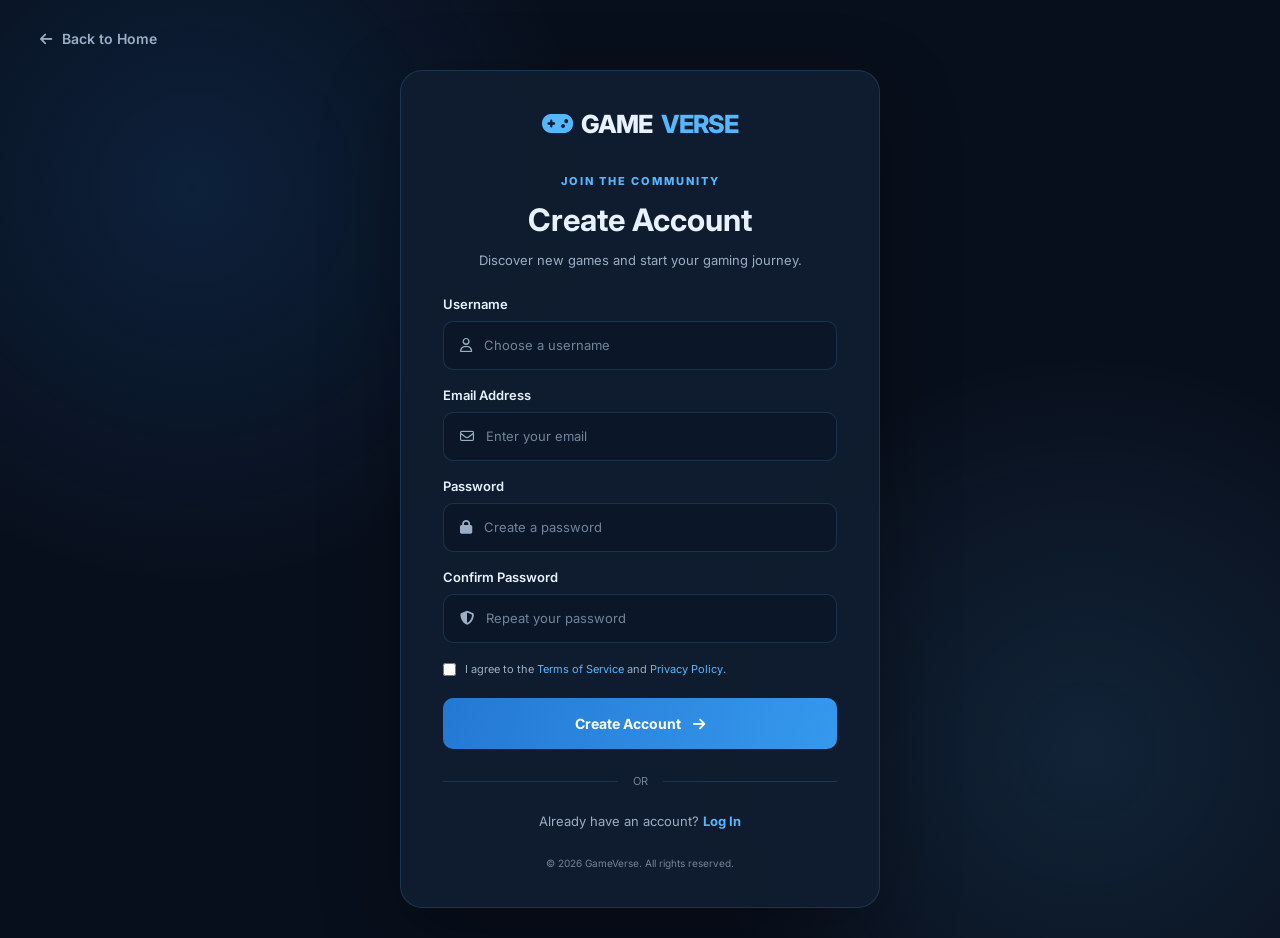
<file: pages/signup.html>
<!doctype html>
<html lang="en">
  <head>
    <meta charset="UTF-8" />
    <meta name="viewport" content="width=device-width, initial-scale=1.0" />

    <title>Sign Up | GameVerse</title>

    <link rel="stylesheet" href="../styles/pages/singup.css" />
    <link
      rel="stylesheet"
      href="https://cdnjs.cloudflare.com/ajax/libs/font-awesome/6.7.2/css/all.min.css"
    />
  </head>

  <body>
    <main class="auth-page">
      <a href="index.html" class="back-home">
        <i class="fa-solid fa-arrow-left"></i>
        Back to Home
      </a>

      <section class="auth-container">
        <a href="index.html" class="logo">
          <i class="fa-solid fa-gamepad"></i>
          GAME<span>VERSE</span>
        </a>

        <div class="auth-heading">
          <span class="auth-label">JOIN THE COMMUNITY</span>
          <h1>Create Account</h1>
          <p>Discover new games and start your gaming journey.</p>
        </div>

        <form class="auth-form">
          <div class="form-group">
            <label for="username">Username</label>
            <div class="input-wrapper">
              <i class="fa-regular fa-user"></i>
              <input
                type="text"
                id="username"
                placeholder="Choose a username"
                required
              />
            </div>
          </div>

          <div class="form-group">
            <label for="email">Email Address</label>
            <div class="input-wrapper">
              <i class="fa-regular fa-envelope"></i>
              <input
                type="email"
                id="email"
                placeholder="Enter your email"
                required
              />
            </div>
          </div>

          <div class="form-group">
            <label for="password">Password</label>
            <div class="input-wrapper">
              <i class="fa-solid fa-lock"></i>
              <input
                type="password"
                id="password"
                placeholder="Create a password"
                minlength="8"
                required
              />
            </div>
          </div>

          <div class="form-group">
            <label for="confirm-password">Confirm Password</label>
            <div class="input-wrapper">
              <i class="fa-solid fa-shield-halved"></i>
              <input
                type="password"
                id="confirm-password"
                placeholder="Repeat your password"
                minlength="8"
                required
              />
            </div>
          </div>

          <label class="terms-option">
            <input type="checkbox" required />
            <span>
              I agree to the
              <a href="#">Terms of Service</a>
              and
              <a href="#">Privacy Policy</a>.
            </span>
          </label>

          <button type="submit" class="auth-button">
            Create Account
            <i class="fa-solid fa-arrow-right"></i>
          </button>
        </form>

        <div class="auth-divider">
          <span>OR</span>
        </div>

        <p class="auth-switch">
          Already have an account?
          <a href="login.html">Log In</a>
        </p>

        <p class="auth-footer">© 2026 GameVerse. All rights reserved.</p>
      </section>
    </main>
  </body>
</html>
</file>
<file: styles/style.css>
@import url("https://fonts.googleapis.com/css2?family=Inter:wght@400;500;600;700;800&display=swap");

:root {
  --bg-color: #080f1c;
  --card-color: #101d30;
  --secondary-color: #183454;
  --primary-color: #2478d4;
  --light-blue: #55b8ff;
  --text-color: #e8f1ff;
  --muted-color: #9baec5;
  --border-color: rgba(85, 184, 255, 0.15);
}

* {
  margin: 0;
  padding: 0;
  box-sizing: border-box;
}

html {
  scroll-behavior: smooth;
  scroll-padding-top: 100px;
}

body {
  min-width: 320px;
  font-family: "Inter", sans-serif;
  background-color: var(--bg-color);
  color: var(--text-color);
  line-height: 1.6;
  overflow-x: hidden;
}

a {
  color: inherit;
  text-decoration: none;
}

img {
  display: block;
  max-width: 100%;
}

button {
  font: inherit;
}

.header {
  position: sticky;
  top: 0;
  z-index: 1000;
  width: 100%;
  background: rgba(8, 15, 28, 0.95);
  border-bottom: 1px solid var(--border-color);
  backdrop-filter: blur(12px);
  -webkit-backdrop-filter: blur(12px);
}

.header-container {
  position: relative;
  display: flex;
  align-items: center;
  justify-content: space-between;
  gap: 22px;
  width: 100%;
  max-width: 1300px;
  min-height: 85px;
  margin: auto;
  padding: 0 25px;
}

.logo {
  display: inline-flex;
  align-items: center;
  gap: 9px;
  flex-shrink: 0;
  font-size: 25px;
  font-weight: 800;
  letter-spacing: 2px;
  white-space: nowrap;
}

.logo > i {
  color: var(--light-blue);
  font-size: 23px;
}

.logo span {
  color: var(--light-blue);
}

.navigation {
  display: flex;
  align-items: center;
  justify-content: center;
  gap: 24px;
}

.navigation a {
  display: inline-flex;
  align-items: center;
  gap: 8px;
  color: var(--muted-color);
  font-size: 13px;
  font-weight: 600;
  white-space: nowrap;
  transition: color 0.3s ease;
}

.navigation a i {
  font-size: 13px;
}

.navigation a:hover,
.navigation a.active {
  color: var(--light-blue);
}

.header-actions {
  display: flex;
  align-items: center;
  justify-content: center;
  gap: 12px;
  flex-shrink: 0;
}

.header-button {
  display: inline-flex;
  align-items: center;
  justify-content: center;
  gap: 8px;
  padding: 11px 15px;
  background: var(--primary-color);
  border-radius: 7px;
  font-size: 12px;
  font-weight: 700;
  white-space: nowrap;
  transition: 0.3s ease;
}

.header-button:hover {
  background: var(--light-blue);
  color: var(--bg-color);
  transform: translateY(-2px);
}

.auth-buttons {
  display: flex;
  align-items: center;
  gap: 5px;
  padding: 5px;
  background: rgba(20, 38, 61, 0.8);
  border: 1px solid var(--border-color);
  border-radius: 10px;
}

.login-button,
.signup-button {
  display: inline-flex;
  align-items: center;
  justify-content: center;
  gap: 7px;
  padding: 9px 13px;
  border-radius: 7px;
  font-size: 12px;
  font-weight: 700;
  white-space: nowrap;
  transition: 0.25s ease;
}

.login-button {
  color: #c5d8ed;
  background: transparent;
}

.login-button:hover {
  color: #ffffff;
  background: rgba(85, 184, 255, 0.12);
}

.signup-button {
  color: #ffffff;
  background: linear-gradient(110deg, #247bc1, #6359c9);
  box-shadow: 0 4px 13px rgba(49, 127, 209, 0.18);
}

.signup-button:hover {
  transform: translateY(-2px);
  filter: brightness(1.15);
  box-shadow: 0 7px 18px rgba(49, 127, 209, 0.28);
}

.menu-toggle {
  position: absolute;
  width: 1px;
  height: 1px;
  padding: 0;
  margin: -1px;
  overflow: hidden;
  clip: rect(0, 0, 0, 0);
  white-space: nowrap;
  border: 0;
}

.burger-menu {
  display: none;
  width: 44px;
  height: 44px;
  flex: 0 0 44px;
  flex-direction: column;
  align-items: center;
  justify-content: center;
  gap: 6px;
  border: 1px solid rgba(85, 184, 255, 0.25);
  border-radius: 13px 5px 13px 13px;
  background: linear-gradient(145deg, #142943, #0d192a);
  cursor: pointer;
  transition: 0.3s ease;
}

.burger-menu::before {
  content: "";
  position: absolute;
  width: 4px;
  height: 4px;
  margin: -23px -23px 0 0;
  border-radius: 50%;
  background: var(--light-blue);
  box-shadow: 0 0 8px rgba(85, 184, 255, 0.8);
  transition: 0.3s ease;
}

.burger-menu span {
  display: block;
  width: 20px;
  height: 2px;
  border-radius: 3px;
  background: var(--text-color);
  transition: 0.3s ease;
}

.burger-menu span:nth-child(1) {
  width: 21px;
  transform: translateX(-2px);
}

.burger-menu span:nth-child(2) {
  width: 14px;
  background: var(--light-blue);
  transform: translateX(3px);
}

.burger-menu span:nth-child(3) {
  width: 19px;
  transform: translateX(-1px);
}

.burger-menu:hover {
  background: #183454;
  border-color: var(--light-blue);
  box-shadow: 0 0 18px rgba(85, 184, 255, 0.12);
}

.burger-menu:hover span:nth-child(2) {
  width: 21px;
}

.menu-toggle:focus-visible + .burger-menu {
  outline: 2px solid var(--light-blue);
  outline-offset: 4px;
}

.primary-button,
.secondary-button {
  display: inline-flex;
  align-items: center;
  justify-content: center;
  gap: 9px;
  padding: 13px 25px;
  border-radius: 7px;
  font-size: 14px;
  font-weight: 700;
  transition: all 0.3s ease;
}

.primary-button {
  color: white;
  background: var(--primary-color);
}

.primary-button:hover {
  color: var(--bg-color);
  background: var(--light-blue);
  transform: translateY(-3px);
}

.secondary-button {
  color: var(--text-color);
  border: 1px solid var(--border-color);
}

.secondary-button:hover {
  background: var(--secondary-color);
}

.hero {
  display: flex;
  align-items: center;
  justify-content: space-between;
  gap: 45px;
  width: 100%;
  max-width: 1200px;
  min-height: 570px;
  margin: auto;
  padding: 80px 25px;
}

.hero-content {
  flex: 1;
  min-width: 0;
}

.hero-label,
.section-label {
  margin-bottom: 15px;
  color: var(--light-blue);
  font-size: 12px;
  font-weight: 800;
  letter-spacing: 2px;
}

.hero-label {
  display: flex;
  align-items: center;
  gap: 9px;
}

.hero-label i {
  font-size: 14px;
}

.hero h1 {
  max-width: 650px;
  margin-bottom: 25px;
  font-size: clamp(38px, 5vw, 65px);
  line-height: 1.1;
  font-weight: 800;
  overflow-wrap: break-word;
}

.hero h1 span {
  display: block;
  color: var(--light-blue);
}

.hero-description {
  max-width: 480px;
  margin-bottom: 30px;
  color: var(--muted-color);
  font-size: 16px;
}

.hero-buttons {
  display: flex;
  flex-wrap: wrap;
  gap: 15px;
}

.hero-features {
  display: flex;
  flex-wrap: wrap;
  gap: 25px;
  margin-top: 35px;
}

.hero-features div {
  display: flex;
  align-items: center;
  gap: 9px;
  color: var(--muted-color);
  font-size: 13px;
  font-weight: 600;
}

.hero-features i {
  color: var(--light-blue);
  font-size: 15px;
}

.hero-image {
  flex: 1;
  min-width: 0;
  max-width: 520px;
  height: 350px;
  overflow: hidden;
  border: 1px solid var(--border-color);
  border-radius: 15px;
  box-shadow: 0 0 45px rgba(36, 120, 212, 0.15);
}

.hero-image img {
  width: 100%;
  height: 100%;
  object-fit: cover;
}

.games-section,
.categories-section,
.about-section {
  width: 100%;
  max-width: 1200px;
  margin-right: auto;
  margin-left: auto;
  padding: 80px 25px;
}

.section-heading {
  display: flex;
  align-items: flex-end;
  justify-content: space-between;
  gap: 20px;
  margin-bottom: 35px;
}

.section-heading h2,
.categories-section h2,
.about-section h2 {
  font-size: 32px;
  font-weight: 800;
}

.view-all {
  display: inline-flex;
  align-items: center;
  gap: 8px;
  color: var(--light-blue);
  font-size: 14px;
  font-weight: 700;
  white-space: nowrap;
}

.view-all:hover {
  color: white;
}

.games-grid {
  display: grid;
  grid-template-columns: repeat(2, minmax(0, 1fr));
  gap: 30px;
}

.game-card {
  min-width: 0;
  overflow: hidden;
  background: var(--card-color);
  border: 1px solid var(--border-color);
  border-radius: 12px;
  transition:
    transform 0.3s ease,
    box-shadow 0.3s ease;
}

.game-card:hover {
  transform: translateY(-7px);
  box-shadow: 0 12px 35px rgba(36, 120, 212, 0.15);
}

.game-image {
  display: block;
  width: 100%;
  height: 250px;
  overflow: hidden;
}

.game-image img {
  width: 100%;
  height: 100%;
  object-fit: cover;
  transition: transform 0.4s ease;
}

.game-card:hover .game-image img {
  transform: scale(1.06);
}

.game-info {
  padding: 25px;
}

.game-category {
  color: var(--light-blue);
  font-size: 11px;
  font-weight: 800;
  letter-spacing: 1.5px;
}

.game-info h3 {
  margin: 10px 0;
  font-size: 23px;
}

.game-info p {
  margin-bottom: 20px;
  color: var(--muted-color);
  font-size: 14px;
}

.game-platforms {
  display: flex;
  flex-wrap: wrap;
  gap: 18px;
  margin: 18px 0;
}

.game-platforms span {
  display: flex;
  align-items: center;
  gap: 7px;
  color: #aebbd0;
  font-size: 13px;
}

.game-platforms i {
  color: var(--light-blue);
  font-size: 15px;
}

.game-link {
  display: inline-flex;
  align-items: center;
  gap: 8px;
  color: var(--light-blue);
  font-size: 14px;
  font-weight: 700;
}

.game-link:hover {
  color: white;
}

.categories-grid {
  display: grid;
  grid-template-columns: repeat(4, minmax(0, 1fr));
  gap: 20px;
  margin-top: 30px;
}

.category-card {
  min-width: 0;
  padding: 30px 20px;
  background: var(--card-color);
  border: 1px solid var(--border-color);
  border-radius: 10px;
  text-align: center;
  transition: 0.3s ease;
}

.category-card:hover {
  background: var(--secondary-color);
  transform: translateY(-5px);
}

.category-icon {
  display: flex;
  align-items: center;
  justify-content: center;
  width: 58px;
  height: 58px;
  margin: 0 auto 15px;
  color: var(--light-blue);
  background: rgba(85, 184, 255, 0.1);
  border: 1px solid var(--border-color);
  border-radius: 14px;
}

.category-icon i {
  font-size: 25px;
}

.category-card h3 {
  margin-bottom: 5px;
  font-size: 17px;
}

.category-card p {
  color: var(--muted-color);
  font-size: 12px;
}

.about-section {
  margin-top: 30px;
  margin-bottom: 80px;
  background: linear-gradient(120deg, #101d30, #102a49);
  border-radius: 15px;
  text-align: center;
}

.about-content {
  max-width: 700px;
  margin: auto;
}

.about-icon {
  display: flex;
  align-items: center;
  justify-content: center;
  width: 65px;
  height: 65px;
  margin: 0 auto 20px;
  color: var(--light-blue);
  background: rgba(85, 184, 255, 0.1);
  border: 1px solid var(--border-color);
  border-radius: 16px;
  font-size: 28px;
}

.about-content p:not(.section-label) {
  margin: 20px 0 30px;
  color: var(--muted-color);
}

.footer {
  padding: 40px 25px;
  background: #060b14;
  border-top: 1px solid var(--border-color);
}

.footer-container {
  width: 100%;
  max-width: 1200px;
  margin: auto;
  text-align: center;
}

.footer-container > p {
  margin-top: 12px;
  color: var(--muted-color);
  font-size: 14px;
}

.social-icons {
  display: flex;
  align-items: center;
  justify-content: center;
  gap: 15px;
  margin-top: 25px;
}

.social-icons span {
  display: flex;
  align-items: center;
  justify-content: center;
  width: 42px;
  height: 42px;
  color: var(--muted-color);
  background: var(--card-color);
  border: 1px solid var(--border-color);
  border-radius: 10px;
  font-size: 17px;
  transition: 0.3s ease;
}

.social-icons span:hover {
  color: var(--light-blue);
  background: var(--secondary-color);
  transform: translateY(-4px);
}

.footer-container .copyright {
  margin-top: 25px;
  font-size: 12px;
}

.header-button i,
.primary-button i,
.view-all i,
.game-link i {
  transition: transform 0.2s ease;
}

.header-button:hover i,
.primary-button:hover i,
.view-all:hover i,
.game-link:hover i {
  transform: translateX(4px);
}

@media (max-width: 1150px) {
  .header-container {
    gap: 15px;
    padding: 0 20px;
  }

  .navigation {
    gap: 15px;
  }

  .navigation a {
    font-size: 12px;
  }

  .logo {
    font-size: 22px;
  }

  .header-button {
    padding: 10px 12px;
    font-size: 11px;
  }

  .login-button,
  .signup-button {
    padding: 9px 10px;
    font-size: 11px;
  }

  .header-actions {
    gap: 8px;
  }
}

@media (max-width: 1000px) {
  .header-container {
    display: grid;
    grid-template-columns: minmax(0, 1fr) 44px;
    grid-template-areas:
      "logo burger"
      "actions actions";
    align-items: center;
    gap: 12px 15px;
    min-height: auto;
    padding: 14px 22px;
  }

  .logo {
    grid-area: logo;
    min-width: 0;
  }

  .burger-menu {
    grid-area: burger;
    display: flex;
    position: relative;
  }

  .navigation {
    position: absolute;
    top: calc(100% + 9px);
    right: 20px;
    z-index: 1001;
    display: flex;
    flex-direction: column;
    align-items: stretch;
    gap: 5px;
    width: min(300px, calc(100vw - 40px));
    max-height: calc(100vh - 120px);
    overflow-y: auto;
    padding: 12px;
    background: rgba(12, 25, 42, 0.98);
    border: 1px solid var(--border-color);
    border-radius: 14px 5px 14px 14px;
    box-shadow: 0 15px 35px rgba(0, 0, 0, 0.35);
    opacity: 0;
    visibility: hidden;
    pointer-events: none;
    transform: translateY(-8px) scale(0.98);
    transform-origin: top right;
    transition:
      opacity 0.25s ease,
      transform 0.25s ease,
      visibility 0.25s ease;
  }

  .navigation a {
    width: 100%;
    padding: 12px 13px;
    border: 1px solid transparent;
    border-radius: 8px;
    font-size: 13px;
    transition: 0.25s ease;
  }

  .navigation a:hover,
  .navigation a.active {
    padding-left: 18px;
    color: var(--light-blue);
    background: rgba(85, 184, 255, 0.09);
    border-color: rgba(85, 184, 255, 0.12);
  }

  .menu-toggle:checked ~ .navigation {
    opacity: 1;
    visibility: visible;
    pointer-events: auto;
    transform: translateY(0) scale(1);
  }

  .menu-toggle:checked + .burger-menu span:nth-child(1) {
    width: 21px;
    transform: translateY(8px) rotate(45deg);
  }

  .menu-toggle:checked + .burger-menu span:nth-child(2) {
    opacity: 0;
    transform: translateX(8px);
  }

  .menu-toggle:checked + .burger-menu span:nth-child(3) {
    width: 21px;
    transform: translateY(-8px) rotate(-45deg);
  }

  .menu-toggle:checked + .burger-menu::before {
    opacity: 0;
    transform: scale(0.4);
  }

  .header-actions {
    grid-area: actions;
    display: grid;
    grid-template-columns: minmax(0, 1fr) auto;
    align-items: center;
    gap: 10px;
    width: 100%;
  }

  .header-button {
    justify-content: center;
  }

  .auth-buttons {
    flex-shrink: 0;
  }

  .hero {
    gap: 30px;
  }

  .hero-image {
    height: 310px;
  }

  .categories-grid {
    grid-template-columns: repeat(2, minmax(0, 1fr));
  }
}

@media (max-width: 768px) {
  html {
    scroll-padding-top: 80px;
  }

  .hero {
    min-height: auto;
    flex-direction: column;
    align-items: stretch;
    gap: 35px;
    padding: 65px 25px;
  }

  .hero-content {
    width: 100%;
  }

  .hero h1 {
    max-width: 600px;
  }

  .hero-image {
    width: 100%;
    max-width: none;
    height: 360px;
  }

  .games-section,
  .categories-section {
    padding: 65px 25px;
  }

  .games-grid {
    gap: 20px;
  }

  .game-image {
    height: 210px;
  }

  .game-info {
    padding: 20px;
  }

  .about-section {
    width: calc(100% - 50px);
    margin: 25px auto 65px;
    padding: 60px 30px;
  }
}

@media (max-width: 600px) {
  .header-container {
    padding: 12px 18px;
  }

  .logo {
    font-size: 21px;
  }

  .logo > i {
    font-size: 20px;
  }

  .header-actions {
    grid-template-columns: 1fr;
    gap: 9px;
  }

  .header-button {
    width: 100%;
  }

  .auth-buttons {
    width: 100%;
  }

  .login-button,
  .signup-button {
    flex: 1;
    justify-content: center;
    padding: 10px;
    font-size: 12px;
  }

  .hero {
    gap: 30px;
    padding: 50px 20px;
  }

  .hero h1 {
    font-size: clamp(34px, 9vw, 44px);
  }

  .hero-label {
    font-size: 10px;
  }

  .hero-description {
    font-size: 14px;
  }

  .hero-image {
    height: 250px;
  }

  .hero-buttons {
    gap: 12px;
  }

  .primary-button,
  .secondary-button {
    padding: 12px 18px;
    font-size: 13px;
  }

  .hero-features {
    gap: 15px;
    margin-top: 25px;
  }

  .hero-features div {
    font-size: 11px;
  }

  .games-section,
  .categories-section {
    padding: 55px 20px;
  }

  .section-heading {
    align-items: center;
    gap: 12px;
    margin-bottom: 25px;
  }

  .section-heading h2,
  .categories-section h2,
  .about-section h2 {
    font-size: 25px;
  }

  .section-label {
    font-size: 10px;
  }

  .view-all {
    font-size: 12px;
  }

  .games-grid {
    grid-template-columns: 1fr;
    gap: 22px;
  }

  .game-image {
    height: 230px;
  }

  .game-info {
    padding: 20px;
  }

  .game-info h3 {
    font-size: 21px;
  }

  .categories-grid {
    grid-template-columns: repeat(2, minmax(0, 1fr));
    gap: 12px;
  }

  .category-card {
    padding: 25px 12px;
  }

  .category-card h3 {
    font-size: 15px;
  }

  .category-card p {
    font-size: 11px;
  }

  .about-section {
    width: calc(100% - 40px);
    margin: 20px auto 55px;
    padding: 45px 20px;
  }

  .about-content p:not(.section-label) {
    font-size: 14px;
  }

  .footer {
    padding: 35px 20px;
  }
}

@media (max-width: 450px) {
  .header-container {
    padding-right: 15px;
    padding-left: 15px;
  }

  .logo {
    gap: 6px;
    font-size: 19px;
    letter-spacing: 1px;
  }

  .logo > i {
    font-size: 18px;
  }

  .burger-menu {
    width: 42px;
    height: 42px;
    flex-basis: 42px;
  }

  .hero h1 {
    font-size: 34px;
  }

  .hero-buttons {
    flex-direction: column;
    align-items: stretch;
  }

  .hero-buttons a {
    width: 100%;
  }

  .section-heading h2,
  .categories-section h2 {
    font-size: 22px;
  }

  .section-heading {
    gap: 10px;
  }

  .game-platforms {
    gap: 12px;
  }

  .hero-image {
    height: 210px;
  }
}

@media (max-width: 380px) {
  .header-container {
    padding-right: 12px;
    padding-left: 12px;
  }

  .logo {
    font-size: 17px;
  }

  .logo > i {
    font-size: 16px;
  }

  .hero h1 {
    font-size: 30px;
  }

  .hero-label {
    letter-spacing: 1px;
  }

  .section-heading h2,
  .categories-section h2 {
    font-size: 20px;
  }

  .login-button,
  .signup-button {
    padding: 9px 8px;
    font-size: 11px;
  }

  .burger-menu {
    width: 40px;
    height: 40px;
    flex-basis: 40px;
  }
}

@media (prefers-reduced-motion: reduce) {
  *,
  *::before,
  *::after {
    scroll-behavior: auto !important;
    transition-duration: 0.01ms !important;
    animation-duration: 0.01ms !important;
  }
}
</file>
<file: styles/components/detail.css>
.detail-page {
  --detail-bg: #080f1c;
  --detail-surface: #101d30;
  --detail-card: #122239;
  --detail-card-light: #192d47;
  --detail-border: rgba(116, 170, 220, 0.17);
  --detail-accent: #55b8ff;
  --detail-purple: #9585ff;
  --detail-text: #eaf2ff;
  --detail-muted: #a9bad0;

  min-height: 100vh;
  margin: 0;
  background:
    radial-gradient(
      ellipse at 15% 10%,
      rgba(37, 105, 168, 0.12),
      transparent 35%
    ),
    radial-gradient(
      ellipse at 85% 45%,
      rgba(104, 80, 190, 0.08),
      transparent 35%
    ),
    var(--detail-bg);
  color: var(--detail-text);
  font-family: Arial, sans-serif;
  overflow-x: hidden;
}

.detail-page *,
.detail-page *::before,
.detail-page *::after {
  box-sizing: border-box;
}

.detail-page a {
  -webkit-tap-highlight-color: transparent;
}

.detail-page img {
  display: block;
  max-width: 100%;
}

.detail-page a:focus-visible,
.detail-page input:focus-visible + .menu-button {
  outline: 2px solid var(--detail-accent);
  outline-offset: 4px;
}

.detail-page .detail-header {
  position: sticky;
  top: 0;
  z-index: 1000;
  width: 100%;
  background: rgba(8, 15, 28, 0.94);
  border-bottom: 1px solid var(--detail-border);
  backdrop-filter: blur(18px);
  -webkit-backdrop-filter: blur(18px);
}

.detail-page .header-container {
  position: relative;
  width: min(1200px, 92%);
  min-height: 82px;
  margin: 0 auto;
  display: flex;
  align-items: center;
  gap: 32px;
}

.detail-page .detail-header .logo,
.detail-page .detail-footer .logo {
  display: inline-flex;
  align-items: center;
  gap: 9px;
  flex-shrink: 0;
  color: var(--detail-text);
  text-decoration: none;
  font-size: 25px;
  font-weight: 900;
  letter-spacing: 2px;
  transition: 0.3s ease;
}

.detail-page .detail-header .logo i,
.detail-page .detail-footer .logo i {
  color: var(--detail-accent);
  font-size: 25px;
}

.detail-page .detail-header .logo span,
.detail-page .detail-footer .logo span {
  color: var(--detail-accent);
}

.detail-page .detail-header .logo:hover,
.detail-page .detail-footer .logo:hover {
  transform: translateY(-2px);
  text-shadow: 0 0 20px rgba(85, 184, 255, 0.3);
}

.detail-page .menu-toggle {
  position: absolute;
  width: 1px;
  height: 1px;
  padding: 0;
  margin: -1px;
  overflow: hidden;
  clip: rect(0, 0, 0, 0);
  clip-path: inset(50%);
  white-space: nowrap;
  border: 0;
}

.detail-page .menu-button {
  display: none;
}

.detail-page .detail-navigation {
  display: flex;
  align-items: center;
  justify-content: center;
  gap: 7px;
  margin-left: auto;
}

.detail-page .detail-navigation a {
  display: inline-flex;
  align-items: center;
  gap: 8px;
  padding: 11px 12px;
  color: var(--detail-muted);
  text-decoration: none;
  font-size: 14px;
  font-weight: 700;
  border-radius: 8px;
  transition: 0.25s ease;
}

.detail-page .detail-navigation a i {
  color: var(--detail-accent);
  font-size: 14px;
}

.detail-page .detail-navigation a:hover {
  color: #ffffff;
  background: rgba(85, 184, 255, 0.1);
}

.detail-page .back-button {
  display: inline-flex;
  align-items: center;
  justify-content: center;
  gap: 9px;
  flex-shrink: 0;
  padding: 12px 17px;
  color: #ffffff;
  background: linear-gradient(110deg, #247bc1, #6359c9);
  border: 1px solid rgba(255, 255, 255, 0.12);
  border-radius: 9px;
  text-decoration: none;
  font-size: 13px;
  font-weight: 800;
  transition: 0.25s ease;
}

.detail-page .back-button i {
  font-size: 13px;
}

.detail-page .back-button:hover {
  transform: translateY(-2px);
  filter: brightness(1.12);
  box-shadow: 0 7px 20px rgba(49, 127, 209, 0.25);
}

.detail-page .detail-hero {
  position: relative;
  isolation: isolate;
  display: flex;
  align-items: center;
  min-height: 410px;
  width: min(1200px, 92%);
  margin: 45px auto 70px;
  padding: 65px 75px;
  overflow: hidden;
  background:
    radial-gradient(
      circle at 85% 45%,
      rgba(85, 184, 255, 0.2),
      transparent 28%
    ),
    linear-gradient(115deg, #142a43, #172440 58%, #25234b);
  border: 1px solid rgba(104, 167, 227, 0.25);
  border-radius: 24px;
  box-shadow: 0 22px 60px rgba(0, 0, 0, 0.25);
}

.detail-page .detail-hero::before,
.detail-page .detail-hero::after {
  position: absolute;
  z-index: -1;
  content: "";
  border: 1px solid rgba(130, 189, 255, 0.13);
  border-radius: 50%;
  pointer-events: none;
}

.detail-page .detail-hero::before {
  width: 440px;
  height: 440px;
  right: -80px;
  top: -130px;
}

.detail-page .detail-hero::after {
  width: 330px;
  height: 330px;
  right: -25px;
  top: -75px;
}

.detail-page .detail-hero-content {
  position: relative;
  z-index: 2;
  max-width: 700px;
}

.detail-page .hero-label {
  display: inline-flex;
  align-items: center;
  gap: 9px;
  margin-bottom: 20px;
  color: #8fd2ff;
  font-size: 12px;
  font-weight: 800;
  letter-spacing: 2.5px;
}

.detail-page .hero-label i {
  font-size: 16px;
}

.detail-page .detail-hero h1 {
  margin: 0 0 20px;
  color: #ffffff;
  font-size: clamp(38px, 6vw, 65px);
  line-height: 1.1;
  font-weight: 900;
  letter-spacing: -1.5px;
}

.detail-page .detail-hero-content > p {
  max-width: 630px;
  margin: 0;
  color: #c4d3e8;
  font-size: 17px;
  line-height: 1.85;
}

.detail-page .hero-button {
  display: inline-flex;
  align-items: center;
  gap: 12px;
  margin-top: 30px;
  padding: 14px 21px;
  color: #091625;
  background: linear-gradient(110deg, #67c9ff, #a2a2ff);
  border-radius: 9px;
  text-decoration: none;
  font-size: 14px;
  font-weight: 900;
  transition: 0.25s ease;
}

.detail-page .hero-button:hover {
  transform: translateY(-3px);
  box-shadow: 0 9px 25px rgba(85, 184, 255, 0.25);
}

.detail-page .hero-side-icon {
  position: absolute;
  right: 12%;
  top: 50%;
  display: grid;
  place-items: center;
  width: 180px;
  height: 180px;
  color: rgba(129, 198, 255, 0.75);
  border: 1px solid rgba(129, 198, 255, 0.2);
  border-radius: 50%;
  background: rgba(85, 184, 255, 0.06);
  transform: translateY(-50%);
}

.detail-page .hero-side-icon::before,
.detail-page .hero-side-icon::after {
  position: absolute;
  content: "";
  border: 1px solid rgba(129, 198, 255, 0.2);
  border-radius: 50%;
}

.detail-page .hero-side-icon::before {
  inset: -19px;
}

.detail-page .hero-side-icon::after {
  inset: -39px;
  border-color: rgba(149, 133, 255, 0.18);
}

.detail-page .hero-side-icon i {
  font-size: 65px;
  text-shadow: 0 0 30px rgba(85, 184, 255, 0.4);
}

.detail-page .detail-container {
  width: min(1200px, 92%);
  margin: 0 auto;
  padding-bottom: 60px;
}

.detail-page .content-section {
  padding-top: 20px;
  margin-bottom: 85px;
  scroll-margin-top: 115px;
}

.detail-page .section-heading {
  display: flex;
  align-items: center;
  justify-content: space-between;
  gap: 20px;
  margin-bottom: 18px;
}

.detail-page .heading-title {
  display: flex;
  align-items: center;
  gap: 18px;
  min-width: 0;
}

.detail-page .heading-icon {
  display: grid;
  place-items: center;
  flex-shrink: 0;
  width: 58px;
  height: 58px;
  color: var(--detail-accent);
  background: linear-gradient(
    145deg,
    rgba(85, 184, 255, 0.17),
    rgba(149, 133, 255, 0.12)
  );
  border: 1px solid rgba(85, 184, 255, 0.2);
  border-radius: 15px;
}

.detail-page .heading-icon i {
  font-size: 24px;
}

.detail-page .section-label {
  display: block;
  margin-bottom: 7px;
  color: var(--detail-accent);
  font-size: 11px;
  font-weight: 800;
  letter-spacing: 2px;
}

.detail-page .section-heading h2 {
  margin: 0;
  color: #f0f6ff;
  font-size: clamp(25px, 3vw, 34px);
  font-weight: 900;
  letter-spacing: -0.5px;
}

.detail-page .section-count {
  flex-shrink: 0;
  color: #8197b1;
  font-size: 12px;
  font-weight: 800;
  letter-spacing: 1.5px;
}

.detail-page .section-description {
  max-width: 750px;
  margin: 0 0 30px 76px;
  color: var(--detail-muted);
  font-size: 15px;
  line-height: 1.8;
}

.detail-page .details-grid {
  display: grid;
  grid-template-columns: repeat(3, minmax(0, 1fr));
  gap: 25px;
}

.detail-page .detail-card {
  display: flex;
  flex-direction: column;
  min-width: 0;
  overflow: hidden;
  background: linear-gradient(155deg, #14263d, #0e192a);
  border: 1px solid var(--detail-border);
  border-radius: 17px;
  scroll-margin-top: 115px;
  transition: 0.3s ease;
}

.detail-page .detail-card:hover {
  transform: translateY(-7px);
  border-color: rgba(85, 184, 255, 0.58);
  box-shadow: 0 16px 35px rgba(0, 0, 0, 0.28);
}

.detail-page .detail-card:target {
  border-color: var(--detail-accent);
  box-shadow: 0 0 0 3px rgba(85, 184, 255, 0.12);
}

.detail-page .card-image {
  position: relative;
  display: grid;
  place-items: center;
  height: 215px;
  overflow: hidden;
  background:
    radial-gradient(
      circle at center,
      rgba(75, 128, 184, 0.16),
      transparent 65%
    ),
    #0b1727;
  border-bottom: 1px solid var(--detail-border);
}

.detail-page .card-image img {
  width: 100%;
  height: 100%;
  padding: 13px;
  object-fit: contain;
  transition: transform 0.4s ease;
}

.detail-page .detail-card:hover .card-image img {
  transform: scale(1.055);
}

.detail-page .card-category {
  position: absolute;
  left: 13px;
  top: 13px;
  display: inline-flex;
  align-items: center;
  gap: 7px;
  padding: 8px 11px;
  color: #d9edff;
  background: rgba(8, 19, 34, 0.83);
  border: 1px solid rgba(137, 195, 255, 0.22);
  border-radius: 7px;
  backdrop-filter: blur(8px);
  font-size: 11px;
  font-weight: 800;
}

.detail-page .card-category i {
  color: var(--detail-accent);
}

.detail-page .card-content {
  display: flex;
  flex-direction: column;
  flex: 1;
  padding: 21px;
}

.detail-page .card-content h3 {
  margin: 0 0 12px;
  color: #f0f6ff;
  font-size: 22px;
  font-weight: 900;
  transition: color 0.25s ease;
}

.detail-page .detail-card:hover .card-content h3 {
  color: var(--detail-accent);
}

.detail-page .card-content p {
  flex: 1;
  margin: 0;
  color: #adbed2;
  font-size: 14px;
  line-height: 1.8;
}

.detail-page .card-meta {
  display: flex;
  align-items: center;
  gap: 8px;
  margin-top: 19px;
  padding-top: 14px;
  color: #7fa9d1;
  border-top: 1px solid var(--detail-border);
  font-size: 12px;
  font-weight: 700;
}

.detail-page .card-meta i {
  color: var(--detail-accent);
}

.detail-page .content-section + .content-section {
  position: relative;
}

.detail-page .content-section + .content-section::before {
  position: absolute;
  top: -43px;
  left: 0;
  width: 100%;
  height: 1px;
  content: "";
  background: linear-gradient(
    90deg,
    transparent,
    rgba(85, 184, 255, 0.24),
    rgba(149, 133, 255, 0.2),
    transparent
  );
}

.detail-page .detail-footer {
  margin-top: 25px;
  background: #0c1727;
  border-top: 1px solid var(--detail-border);
}

.detail-page .footer-container {
  width: min(1200px, 92%);
  min-height: 105px;
  margin: 0 auto;
  display: flex;
  align-items: center;
  justify-content: space-between;
  gap: 25px;
}

.detail-page .detail-footer .logo {
  font-size: 21px;
}

.detail-page .detail-footer .logo i {
  font-size: 21px;
}

.detail-page .detail-footer p {
  margin: 0;
  color: #899bb1;
  font-size: 13px;
  line-height: 1.7;
  text-align: center;
}

.detail-page .detail-footer p span {
  color: #c2d1e3;
}

.detail-page .back-to-top {
  display: grid;
  place-items: center;
  flex-shrink: 0;
  width: 42px;
  height: 42px;
  color: var(--detail-accent);
  background: rgba(85, 184, 255, 0.1);
  border: 1px solid rgba(85, 184, 255, 0.2);
  border-radius: 10px;
  text-decoration: none;
  transition: 0.25s ease;
}

.detail-page .back-to-top:hover {
  color: #081321;
  background: var(--detail-accent);
  transform: translateY(-3px);
}

@media (max-width: 980px) {
  .detail-page .header-container {
    display: grid;
    grid-template-columns: minmax(0, 1fr) 44px;
    grid-template-areas:
      "logo toggle"
      "nav nav";
    column-gap: 15px;
    row-gap: 0;
    padding: 15px 0;
  }

  .detail-page .detail-header .logo {
    grid-area: logo;
    font-size: 23px;
  }

  .detail-page .menu-button {
    position: relative;
    grid-area: toggle;
    display: flex;
    align-items: center;
    justify-content: center;
    flex-direction: column;
    gap: 6px;
    width: 44px;
    height: 44px;
    cursor: pointer;
    border: 1px solid rgba(85, 184, 255, 0.25);
    border-radius: 13px 5px 13px 13px;
    background: linear-gradient(145deg, #142943, #0d192a);
    transition: 0.3s ease;
  }

  .detail-page .menu-button::before {
    content: "";
    position: absolute;
    top: 8px;
    right: 9px;
    width: 4px;
    height: 4px;
    border-radius: 50%;
    background: var(--detail-accent);
    box-shadow: 0 0 8px rgba(85, 184, 255, 0.7);
  }

  .detail-page .menu-button span {
    display: block;
    width: 20px;
    height: 2px;
    border-radius: 3px;
    background: var(--detail-text);
    transition: 0.3s ease;
  }

  .detail-page .menu-button span:first-child {
    width: 21px;
    transform: translateX(-2px);
  }

  .detail-page .menu-button span:nth-child(2) {
    width: 14px;
    background: var(--detail-accent);
    transform: translateX(3px);
  }

  .detail-page .menu-button span:last-child {
    width: 19px;
    transform: translateX(-1px);
  }

  .detail-page .menu-button:hover {
    background: #183454;
    border-color: var(--detail-accent);
  }

  .detail-page .menu-button:hover span:nth-child(2) {
    width: 21px;
  }

  .detail-page .menu-toggle:checked + .menu-button span:first-child {
    width: 21px;
    transform: translateY(8px) rotate(45deg);
  }

  .detail-page .menu-toggle:checked + .menu-button span:nth-child(2) {
    opacity: 0;
  }

  .detail-page .menu-toggle:checked + .menu-button span:last-child {
    width: 21px;
    transform: translateY(-8px) rotate(-45deg);
  }

  .detail-page .menu-toggle:checked + .menu-button::before {
    opacity: 0;
  }

  .detail-page .detail-navigation {
    grid-area: nav;
    display: flex;
    flex-wrap: wrap;
    justify-content: flex-start;
    gap: 7px;
    width: 100%;
    max-height: 0;
    margin: 0;
    padding: 0;
    overflow: hidden;
    visibility: hidden;
    opacity: 0;
    border-top: 1px solid transparent;
    transition:
      max-height 0.35s ease,
      opacity 0.25s ease,
      padding 0.3s ease,
      border-color 0.3s ease,
      visibility 0.3s ease;
  }

  .detail-page .menu-toggle:checked ~ .detail-navigation {
    max-height: 190px;
    margin-top: 15px;
    padding: 15px 0 4px;
    visibility: visible;
    opacity: 1;
    border-top-color: var(--detail-border);
  }

  .detail-page .detail-navigation a {
    padding: 10px 12px;
  }

  .detail-page .back-button {
    display: none;
  }

  .detail-page .detail-hero {
    min-height: 370px;
    padding: 55px 45px;
  }

  .detail-page .hero-side-icon {
    right: 8%;
    width: 140px;
    height: 140px;
  }

  .detail-page .hero-side-icon i {
    font-size: 52px;
  }

  .detail-page .details-grid {
    grid-template-columns: repeat(2, minmax(0, 1fr));
    gap: 20px;
  }
}

@media (max-width: 650px) {
  .detail-page .detail-hero {
    width: 90%;
    min-height: 350px;
    margin: 30px auto 55px;
    padding: 45px 30px;
  }

  .detail-page .detail-hero-content {
    max-width: 100%;
  }

  .detail-page .detail-hero-content > p {
    max-width: 100%;
    font-size: 15px;
  }

  .detail-page .hero-side-icon {
    right: -35px;
    opacity: 0.25;
  }

  .detail-page .detail-container {
    width: 90%;
  }

  .detail-page .content-section {
    margin-bottom: 65px;
  }

  .detail-page .section-description {
    margin-left: 0;
  }

  .detail-page .section-heading {
    align-items: flex-start;
  }

  .detail-page .heading-icon {
    width: 49px;
    height: 49px;
  }

  .detail-page .heading-icon i {
    font-size: 20px;
  }

  .detail-page .section-count {
    padding-top: 7px;
    font-size: 10px;
  }

  .detail-page .card-image {
    height: 190px;
  }

  .detail-page .card-content {
    padding: 18px;
  }

  .detail-page .card-content h3 {
    font-size: 20px;
  }

  .detail-page .footer-container {
    padding: 23px 0;
  }
}

@media (max-width: 480px) {
  .detail-page .header-container {
    width: 92%;
    grid-template-columns: minmax(0, 1fr) 42px;
    column-gap: 10px;
    min-height: 70px;
  }

  .detail-page .detail-header .logo {
    gap: 6px;
    font-size: 19px;
    letter-spacing: 1px;
  }

  .detail-page .detail-header .logo i {
    font-size: 20px;
  }

  .detail-page .menu-button {
    width: 42px;
    height: 42px;
  }

  .detail-page .menu-toggle:checked ~ .detail-navigation {
    max-height: 250px;
  }

  .detail-page .detail-navigation {
    display: grid;
    grid-template-columns: repeat(2, minmax(0, 1fr));
    gap: 7px;
  }

  .detail-page .detail-navigation a {
    justify-content: flex-start;
    font-size: 12px;
  }

  .detail-page .detail-hero {
    width: 92%;
    min-height: 330px;
    margin: 23px auto 45px;
    padding: 35px 23px;
    border-radius: 17px;
  }

  .detail-page .hero-label {
    font-size: 10px;
    letter-spacing: 1.5px;
  }

  .detail-page .detail-hero h1 {
    font-size: 38px;
    letter-spacing: -1px;
  }

  .detail-page .detail-hero-content > p {
    font-size: 14px;
    line-height: 1.75;
  }

  .detail-page .hero-button {
    padding: 12px 15px;
    font-size: 12px;
  }

  .detail-page .detail-container {
    width: 92%;
  }

  .detail-page .section-heading {
    gap: 10px;
  }

  .detail-page .heading-title {
    gap: 12px;
  }

  .detail-page .heading-icon {
    width: 43px;
    height: 43px;
    border-radius: 11px;
  }

  .detail-page .heading-icon i {
    font-size: 18px;
  }

  .detail-page .section-label {
    font-size: 9px;
    letter-spacing: 1.3px;
  }

  .detail-page .section-heading h2 {
    font-size: 23px;
  }

  .detail-page .section-count {
    font-size: 9px;
    letter-spacing: 0.5px;
  }

  .detail-page .section-description {
    margin-top: 15px;
    margin-bottom: 23px;
    font-size: 13px;
  }

  .detail-page .details-grid {
    grid-template-columns: 1fr;
    gap: 19px;
  }

  .detail-page .card-image {
    height: 225px;
  }

  .detail-page .card-content {
    padding: 19px;
  }

  .detail-page .card-content h3 {
    font-size: 21px;
  }

  .detail-page .card-content p {
    font-size: 14px;
  }

  .detail-page .content-section {
    margin-bottom: 55px;
  }

  .detail-page .content-section + .content-section::before {
    top: -28px;
  }

  .detail-page .footer-container {
    display: grid;
    grid-template-columns: 1fr auto;
    gap: 12px;
  }

  .detail-page .detail-footer .logo {
    font-size: 18px;
  }

  .detail-page .detail-footer .logo i {
    font-size: 19px;
  }

  .detail-page .detail-footer p {
    grid-column: 1;
    grid-row: 2;
    text-align: left;
    font-size: 11px;
  }

  .detail-page .back-to-top {
    grid-column: 2;
    grid-row: 1 / span 2;
  }
}

@media (max-width: 390px) {
  .detail-page .header-container {
    column-gap: 8px;
  }

  .detail-page .detail-header .logo {
    font-size: 17px;
    letter-spacing: 0.5px;
  }

  .detail-page .detail-header .logo i {
    font-size: 18px;
  }

  .detail-page .menu-button {
    width: 39px;
    height: 39px;
  }

  .detail-page .detail-hero {
    min-height: 300px;
    padding: 30px 19px;
  }

  .detail-page .detail-hero h1 {
    font-size: 33px;
  }

  .detail-page .hero-label {
    letter-spacing: 1px;
  }

  .detail-page .section-heading h2 {
    font-size: 20px;
  }

  .detail-page .heading-title {
    gap: 9px;
  }

  .detail-page .heading-icon {
    width: 39px;
    height: 39px;
  }

  .detail-page .section-count {
    font-size: 8px;
    letter-spacing: 0;
  }

  .detail-page .card-image {
    height: 195px;
  }

  .detail-page .card-content {
    padding: 16px;
  }

  .detail-page .card-content h3 {
    font-size: 19px;
  }

  .detail-page .card-content p {
    font-size: 13px;
  }

  .detail-page .detail-navigation a {
    padding: 9px 8px;
    font-size: 11px;
  }
}

@media (max-width: 340px) {
  .detail-page .detail-header .logo {
    font-size: 15px;
  }

  .detail-page .detail-header .logo i {
    font-size: 16px;
  }

  .detail-page .menu-button {
    width: 36px;
    height: 36px;
  }

  .detail-page .detail-hero h1 {
    font-size: 29px;
  }

  .detail-page .hero-button {
    gap: 7px;
    padding: 11px 12px;
    font-size: 11px;
  }

  .detail-page .section-heading h2 {
    font-size: 18px;
  }

  .detail-page .card-image {
    height: 175px;
  }
}

@media (prefers-reduced-motion: reduce) {
  .detail-page *,
  .detail-page *::before,
  .detail-page *::after {
    scroll-behavior: auto !important;
    animation-duration: 0.01ms !important;
    animation-iteration-count: 1 !important;
    transition-duration: 0.01ms !important;
  }
}
</file>
<file: styles/pages/hollow-knight.css>
.hollow-knight-page {
  --bg: #080f1c;
  --bg-soft: #0d1522;
  --card: #101d30;
  --card-light: #15263b;
  --text: #edf4fc;
  --muted: #9baec5;
  --accent: #55b8ff;
  --accent-dark: #2688c7;
  --line: rgba(85, 184, 255, 0.15);

  margin: 0;
  min-width: 320px;
  min-height: 100vh;
  overflow-x: hidden;
  background: var(--bg);
  color: var(--text);
  font-family: "Inter", sans-serif;
  line-height: 1.65;
}

.hollow-knight-page *,
.hollow-knight-page *::before,
.hollow-knight-page *::after {
  box-sizing: border-box;
}

.hollow-knight-page img {
  display: block;
  max-width: 100%;
}

.hollow-knight-page a {
  color: inherit;
  text-decoration: none;
}

.hollow-knight-page section {
  scroll-margin-top: 100px;
}

.hollow-knight-page .header {
  position: sticky;
  top: 0;
  z-index: 1000;
  background: rgba(8, 15, 28, 0.96);
  border-bottom: 1px solid var(--line);
  backdrop-filter: blur(16px);
  -webkit-backdrop-filter: blur(16px);
}

.hollow-knight-page .header-container {
  position: relative;
  width: min(1200px, 92%);
  min-height: 85px;
  margin: 0 auto;
  padding: 0 25px;
  display: flex;
  align-items: center;
  justify-content: space-between;
  gap: 22px;
}

.hollow-knight-page .logo {
  display: inline-flex;
  align-items: center;
  gap: 4px;
  flex-shrink: 0;
  color: var(--text);
  font-size: 25px;
  font-weight: 800;
  letter-spacing: 1.5px;
  white-space: nowrap;
}

.hollow-knight-page .logo > i {
  color: var(--accent);
  font-size: 22px;
  margin-right: 1px;
}

.hollow-knight-page .logo span {
  color: var(--accent);
}

.hollow-knight-page .navigation {
  display: flex;
  align-items: center;
  gap: 8px;
}

.hollow-knight-page .navigation a {
  display: inline-flex;
  align-items: center;
  gap: 8px;
  padding: 10px 9px;
  border: 1px solid transparent;
  border-radius: 7px;
  color: var(--muted);
  font-size: 14px;
  font-weight: 600;
  white-space: nowrap;
  transition: 0.25s ease;
}

.hollow-knight-page .navigation a i {
  color: #9ba3af;
  transition: color 0.25s ease;
}

.hollow-knight-page .navigation a:hover,
.hollow-knight-page .navigation a.active {
  color: var(--text);
  background: rgba(85, 184, 255, 0.07);
  border-color: var(--line);
}

.hollow-knight-page .navigation a:hover i,
.hollow-knight-page .navigation a.active i {
  color: var(--accent);
}

.hollow-knight-page .header-button {
  flex-shrink: 0;
  display: inline-flex;
  align-items: center;
  justify-content: center;
  gap: 8px;
  padding: 11px 15px;
  border: 1px solid var(--line);
  border-radius: 7px;
  color: var(--accent);
  font-size: 13px;
  font-weight: 700;
  white-space: nowrap;
  transition: 0.25s ease;
}

.hollow-knight-page .header-button:hover {
  background: var(--accent);
  color: #080f1c;
}

.hollow-knight-page .nav-toggle {
  position: absolute;
  width: 1px;
  height: 1px;
  padding: 0;
  margin: -1px;
  overflow: hidden;
  clip: rect(0, 0, 0, 0);
  clip-path: inset(50%);
  white-space: nowrap;
  border: 0;
}

.hollow-knight-page .menu-toggle {
  position: relative;
  display: none;
  width: 44px;
  height: 44px;
  flex: 0 0 44px;
  align-items: center;
  justify-content: center;
  flex-direction: column;
  gap: 6px;
  border: 1px solid rgba(85, 184, 255, 0.24);
  border-radius: 13px 5px 13px 13px;
  background: linear-gradient(145deg, #142943, #0d192a);
  cursor: pointer;
  transition: 0.3s ease;
}

.hollow-knight-page .menu-toggle::before {
  content: "";
  position: absolute;
  top: 8px;
  right: 9px;
  width: 4px;
  height: 4px;
  border-radius: 50%;
  background: var(--accent);
  box-shadow: 0 0 8px rgba(85, 184, 255, 0.7);
  transition: 0.3s ease;
}

.hollow-knight-page .menu-toggle span {
  display: block;
  height: 2px;
  border-radius: 3px;
  background: var(--text);
  transition: 0.3s ease;
}

.hollow-knight-page .menu-toggle span:nth-child(1) {
  width: 21px;
  transform: translateX(-2px);
}

.hollow-knight-page .menu-toggle span:nth-child(2) {
  width: 14px;
  background: var(--accent);
  transform: translateX(3px);
}

.hollow-knight-page .menu-toggle span:nth-child(3) {
  width: 19px;
  transform: translateX(-1px);
}

.hollow-knight-page .menu-toggle:hover {
  background: #183454;
  border-color: var(--accent);
  box-shadow: 0 0 18px rgba(85, 184, 255, 0.12);
}

.hollow-knight-page .menu-toggle:hover span:nth-child(2) {
  width: 21px;
}

.hollow-knight-page .nav-toggle:focus-visible + .menu-toggle {
  outline: 2px solid var(--accent);
  outline-offset: 4px;
}

.hollow-knight-page .nav-toggle:checked + .menu-toggle span:nth-child(1) {
  transform: translateY(8px) rotate(45deg);
}

.hollow-knight-page .nav-toggle:checked + .menu-toggle span:nth-child(2) {
  opacity: 0;
}

.hollow-knight-page .nav-toggle:checked + .menu-toggle span:nth-child(3) {
  transform: translateY(-8px) rotate(-45deg);
}

.hollow-knight-page .nav-toggle:checked + .menu-toggle::before {
  opacity: 0;
  transform: scale(0.4);
}

.hollow-knight-page .game-hero {
  width: min(1240px, 92%);
  min-height: 540px;
  margin: 28px auto 0;
  padding: 60px clamp(25px, 5vw, 65px);
  display: grid;
  grid-template-columns: 1.05fr 0.95fr;
  align-items: center;
  gap: 45px;
  overflow: hidden;
  border: 1px solid var(--line);
  border-radius: 14px;
  background:
    radial-gradient(
      ellipse at 85% 45%,
      rgba(38, 136, 199, 0.18),
      transparent 45%
    ),
    linear-gradient(135deg, #101d30, #080f1c 75%);
}

.hollow-knight-page .game-hero-content {
  position: relative;
  z-index: 1;
  max-width: 570px;
}

.hollow-knight-page .section-label {
  margin: 0 0 14px;
  color: var(--accent);
  font-size: 11px;
  font-weight: 800;
  letter-spacing: 2.5px;
  text-transform: uppercase;
}

.hollow-knight-page .hero-kicker {
  margin: 0 0 13px;
  color: var(--muted);
  font-size: 11px;
  font-weight: 600;
  letter-spacing: 2px;
}

.hollow-knight-page .game-hero h1 {
  margin: 0;
  color: #fff;
  font-size: clamp(48px, 6.3vw, 82px);
  font-weight: 850;
  letter-spacing: -3px;
  line-height: 0.98;
}

.hollow-knight-page .game-hero h1 span {
  display: block;
  color: var(--accent);
}

.hollow-knight-page .hero-description {
  max-width: 510px;
  margin: 25px 0;
  color: #c1cfdf;
  font-size: 14px;
  line-height: 1.9;
}

.hollow-knight-page .hero-actions,
.hollow-knight-page .game-links {
  display: flex;
  flex-wrap: wrap;
  gap: 12px;
}

.hollow-knight-page .primary-button,
.hollow-knight-page .secondary-button,
.hollow-knight-page .card-button,
.hollow-knight-page .text-button {
  display: inline-flex;
  align-items: center;
  justify-content: center;
  gap: 9px;
  font-weight: 700;
  transition: 0.25s ease;
}

.hollow-knight-page .primary-button {
  padding: 13px 20px;
  border: 1px solid var(--accent);
  border-radius: 6px;
  background: linear-gradient(135deg, var(--accent-dark), var(--accent));
  color: #071321;
  font-size: 13px;
}

.hollow-knight-page .primary-button:hover {
  transform: translateY(-3px);
  box-shadow: 0 8px 25px rgba(85, 184, 255, 0.2);
}

.hollow-knight-page .secondary-button {
  padding: 12px 18px;
  border: 1px solid var(--line);
  border-radius: 6px;
  background: rgba(255, 255, 255, 0.025);
  color: var(--text);
  font-size: 13px;
}

.hollow-knight-page .secondary-button:hover {
  transform: translateY(-3px);
  border-color: var(--accent);
  background: rgba(85, 184, 255, 0.08);
}

.hollow-knight-page .hero-meta {
  display: flex;
  align-items: center;
  flex-wrap: wrap;
  gap: 12px;
  margin-top: 35px;
  color: #849ab1;
  font-size: 10px;
  font-weight: 700;
  letter-spacing: 1.5px;
}

.hollow-knight-page .hero-meta-line {
  width: 23px;
  height: 1px;
  background: var(--accent-dark);
}

.hollow-knight-page .game-hero-visual {
  width: 100%;
  min-width: 0;
}

.hollow-knight-page .hero-image-frame {
  width: 100%;
  aspect-ratio: 16 / 11;
  overflow: hidden;
  border: 1px solid rgba(85, 184, 255, 0.25);
  border-radius: 12px;
  background: #0b1727;
  box-shadow: 0 25px 65px rgba(0, 0, 0, 0.35);
}

.hollow-knight-page .hero-image-frame img {
  width: 100%;
  height: 100%;
  object-fit: cover;
  object-position: center;
  transition: transform 0.5s ease;
}

.hollow-knight-page .hero-image-frame:hover img {
  transform: scale(1.04);
}

.hollow-knight-page .hero-image-caption {
  display: flex;
  justify-content: space-between;
  flex-wrap: wrap;
  gap: 12px;
  margin-top: 13px;
  color: var(--muted);
  font-size: 10px;
  font-weight: 700;
  letter-spacing: 1.5px;
}

.hollow-knight-page .hero-image-caption span:first-child {
  color: var(--accent);
}

.hollow-knight-page .game-overview {
  width: min(1160px, 88%);
  margin: 100px auto;
  display: grid;
  grid-template-columns: 0.9fr 1.1fr;
  align-items: center;
  gap: 55px;
}

.hollow-knight-page .overview-image {
  overflow: hidden;
  border: 1px solid var(--line);
  border-radius: 10px;
  background: var(--card);
}

.hollow-knight-page .overview-image img {
  width: 100%;
  height: 410px;
  object-fit: cover;
  transition: transform 0.45s ease;
}

.hollow-knight-page .overview-image:hover img {
  transform: scale(1.035);
}

.hollow-knight-page .overview-content h2 {
  margin: 0 0 17px;
  color: var(--text);
  font-size: clamp(28px, 3.3vw, 38px);
  font-weight: 800;
  line-height: 1.2;
}

.hollow-knight-page .overview-content > p:not(.section-label) {
  margin: 0 0 22px;
  color: var(--muted);
  font-size: 14px;
  line-height: 1.9;
}

.hollow-knight-page .game-details {
  display: grid;
  grid-template-columns: repeat(2, minmax(0, 1fr));
  gap: 12px;
  margin-top: 25px;
}

.hollow-knight-page .game-details > div {
  min-width: 0;
  display: flex;
  flex-direction: column;
  gap: 7px;
  padding: 15px;
  border: 1px solid var(--line);
  border-radius: 7px;
  background: linear-gradient(145deg, var(--card-light), var(--card));
}

.hollow-knight-page .game-details span {
  color: var(--muted);
  font-size: 12px;
}

.hollow-knight-page .game-details span i {
  margin-right: 6px;
  color: var(--accent-dark);
}

.hollow-knight-page .game-details strong {
  color: var(--text);
  font-size: 14px;
}

.hollow-knight-page .platform-support {
  margin-top: 22px;
}

.hollow-knight-page .platform-support > p {
  margin: 0 0 10px;
  color: var(--muted);
  font-size: 13px;
}

.hollow-knight-page .platform-icons {
  display: flex;
  flex-wrap: wrap;
  gap: 9px;
}

.hollow-knight-page .platform-icons span {
  display: inline-flex;
  align-items: center;
  gap: 8px;
  padding: 9px 13px;
  border: 1px solid var(--line);
  border-radius: 6px;
  background: var(--card);
  color: var(--text);
  font-size: 12px;
}

.hollow-knight-page .platform-icons i {
  color: var(--accent);
}

.hollow-knight-page .game-links {
  margin-top: 24px;
}

.hollow-knight-page .story-section h2,
.hollow-knight-page .characters-section h2,
.hollow-knight-page .bosses-section h2,
.hollow-knight-page .locations-section h2,
.hollow-knight-page .gallery-section h2 {
  margin: 10px 0 20px;
  color: var(--text);
  font-size: clamp(28px, 3.5vw, 38px);
  font-weight: 800;
  line-height: 1.2;
}

.hollow-knight-page .story-section h2 i,
.hollow-knight-page .characters-section h2 i,
.hollow-knight-page .bosses-section h2 i,
.hollow-knight-page .locations-section h2 i,
.hollow-knight-page .gallery-section h2 i {
  margin-right: 8px;
  color: var(--accent);
  font-size: 0.8em;
}

.hollow-knight-page .story-section {
  position: relative;
  width: min(1100px, 88%);
  margin: 85px auto;
  padding: 45px 50px;
  overflow: hidden;
  border: 1px solid var(--line);
  border-left: 3px solid var(--accent-dark);
  border-radius: 6px 12px 12px 6px;
  background:
    radial-gradient(
      ellipse at 100% 0%,
      rgba(85, 184, 255, 0.09),
      transparent 55%
    ),
    var(--card);
}

.hollow-knight-page .story-section::after {
  content: "HALLOWNEST";
  position: absolute;
  right: 20px;
  bottom: -18px;
  color: rgba(85, 184, 255, 0.035);
  font-size: clamp(55px, 9vw, 105px);
  font-weight: 850;
  pointer-events: none;
}

.hollow-knight-page .story-section > p:not(.section-label) {
  position: relative;
  z-index: 1;
  max-width: 850px;
  margin: 0;
  color: var(--muted);
  font-size: 14px;
  line-height: 1.9;
}

.hollow-knight-page .text-button {
  position: relative;
  z-index: 1;
  margin-top: 20px;
  color: var(--accent);
  font-size: 13px;
}

.hollow-knight-page .text-button:hover {
  color: white;
  transform: translateX(4px);
}

.hollow-knight-page .characters-section,
.hollow-knight-page .bosses-section,
.hollow-knight-page .locations-section,
.hollow-knight-page .gallery-section {
  width: min(1160px, 88%);
  margin: 90px auto;
}

.hollow-knight-page .characters-grid,
.hollow-knight-page .bosses-grid,
.hollow-knight-page .locations-grid {
  display: grid;
  grid-template-columns: repeat(3, minmax(0, 1fr));
  align-items: stretch;
  gap: 22px;
  margin-top: 28px;
}

.hollow-knight-page .character-card,
.hollow-knight-page .boss-card,
.hollow-knight-page .location-card {
  min-width: 0;
  display: flex;
  flex-direction: column;
  overflow: hidden;
  border: 1px solid var(--line);
  border-radius: 9px;
  background: linear-gradient(145deg, var(--card-light), var(--card));
  transition: 0.3s ease;
}

.hollow-knight-page .character-card:hover,
.hollow-knight-page .boss-card:hover,
.hollow-knight-page .location-card:hover {
  transform: translateY(-6px);
  border-color: rgba(85, 184, 255, 0.5);
  box-shadow: 0 16px 35px rgba(0, 0, 0, 0.22);
}

.hollow-knight-page .character-card img {
  width: 100%;
  height: 260px;
  padding: 14px;
  object-fit: contain;
  background: #0b1626;
  border-bottom: 1px solid var(--line);
}

.hollow-knight-page .boss-card img,
.hollow-knight-page .location-card img {
  width: 100%;
  height: 225px;
  object-fit: cover;
  background: #0b1626;
  border-bottom: 1px solid var(--line);
  transition: transform 0.45s ease;
}

.hollow-knight-page .boss-card:hover img,
.hollow-knight-page .location-card:hover img {
  transform: scale(1.035);
}

.hollow-knight-page .character-card h3,
.hollow-knight-page .boss-card h3,
.hollow-knight-page .location-card h3 {
  margin: 0;
  padding: 18px 18px 8px;
  color: var(--accent);
  font-size: 19px;
  font-weight: 750;
}

.hollow-knight-page .character-card p,
.hollow-knight-page .boss-card p,
.hollow-knight-page .location-card p {
  margin: 0;
  padding: 0 18px 18px;
  color: var(--muted);
  font-size: 13px;
  line-height: 1.75;
}

.hollow-knight-page .card-button {
  align-self: flex-start;
  margin: auto 18px 20px;
  padding: 10px 15px;
  border: 1px solid var(--line);
  border-radius: 6px;
  background: rgba(85, 184, 255, 0.06);
  color: var(--accent);
  font-size: 12px;
}

.hollow-knight-page .card-button:hover {
  transform: translateY(-2px);
  background: var(--accent);
  color: #071321;
  border-color: var(--accent);
}

.hollow-knight-page .gallery-section {
  padding: 60px 0 75px;
  border-top: 1px solid var(--line);
  border-bottom: 1px solid var(--line);
}

.hollow-knight-page .gallery-grid {
  display: grid;
  grid-template-columns: 1.25fr 1fr 1fr;
  grid-auto-rows: 190px;
  gap: 13px;
  margin-top: 28px;
}

.hollow-knight-page .gallery-grid img {
  width: 100%;
  height: 100%;
  min-width: 0;
  object-fit: cover;
  border: 1px solid var(--line);
  border-radius: 7px;
  transition: 0.35s ease;
}

.hollow-knight-page .gallery-grid img:first-child {
  grid-column: span 2;
  grid-row: span 2;
}

.hollow-knight-page .gallery-grid img:hover {
  transform: scale(1.025);
  filter: brightness(1.12);
}

.hollow-knight-page .footer {
  border-top: 1px solid var(--line);
  background: #070d17;
}

.hollow-knight-page .footer-container {
  width: min(1160px, 88%);
  min-height: 100px;
  margin: 0 auto;
  padding: 25px 0;
  display: flex;
  align-items: center;
  justify-content: space-between;
  flex-wrap: wrap;
  gap: 20px;
}

.hollow-knight-page .footer p {
  margin: 0;
  color: var(--muted);
  font-size: 12px;
}

.hollow-knight-page .footer-container > a:last-child {
  color: var(--accent);
  font-size: 12px;
  transition: color 0.25s ease;
}

.hollow-knight-page .footer-container > a:last-child:hover {
  color: white;
}

@media (max-width: 1024px) {
  .hollow-knight-page .header-container {
    gap: 12px;
  }

  .hollow-knight-page .navigation {
    gap: 2px;
  }

  .hollow-knight-page .navigation a {
    gap: 6px;
    padding: 9px 7px;
    font-size: 12px;
  }

  .hollow-knight-page .header-button {
    padding: 9px 10px;
    font-size: 12px;
  }

  .hollow-knight-page .game-hero {
    gap: 28px;
    padding: 45px 35px;
  }

  .hollow-knight-page .game-overview {
    gap: 30px;
  }

  .hollow-knight-page .characters-grid,
  .hollow-knight-page .bosses-grid,
  .hollow-knight-page .locations-grid {
    gap: 16px;
  }
}

@media (max-width: 900px) {
  .hollow-knight-page .header-container {
    min-height: 72px;
    width: 92%;
    padding: 10px 12px;
    gap: 12px;
  }

  .hollow-knight-page .logo {
    margin-right: auto;
    font-size: 23px;
  }

  .hollow-knight-page .menu-toggle {
    display: flex;
    order: 2;
  }

  .hollow-knight-page .header-button {
    order: 3;
  }

  .hollow-knight-page .navigation {
    position: absolute;
    top: calc(100% + 9px);
    right: 0;
    left: auto;
    z-index: 1001;
    display: flex;
    flex-direction: column;
    align-items: stretch;
    gap: 5px;
    width: min(320px, calc(100vw - 32px));
    max-height: calc(100vh - 120px);
    overflow-y: auto;
    padding: 12px;
    background: rgba(12, 25, 42, 0.98);
    border: 1px solid var(--line);
    border-radius: 14px 5px 14px 14px;
    box-shadow: 0 15px 35px rgba(0, 0, 0, 0.35);
    opacity: 0;
    visibility: hidden;
    pointer-events: none;
    transform: translateY(-8px) scale(0.98);
    transform-origin: top right;
    transition:
      opacity 0.25s ease,
      transform 0.25s ease,
      visibility 0.25s ease;
  }

  .hollow-knight-page .navigation a {
    justify-content: flex-start;
    width: 100%;
    padding: 12px 14px;
    border: 1px solid transparent;
    border-radius: 8px;
    font-size: 13px;
  }

  .hollow-knight-page .navigation a i {
    width: 20px;
    text-align: center;
  }

  .hollow-knight-page .navigation a:hover,
  .hollow-knight-page .navigation a.active {
    padding-left: 18px;
    background: rgba(85, 184, 255, 0.09);
    border-color: var(--line);
  }

  .hollow-knight-page .nav-toggle:checked ~ .navigation {
    opacity: 1;
    visibility: visible;
    pointer-events: auto;
    transform: translateY(0) scale(1);
  }

  .hollow-knight-page .game-hero {
    min-height: auto;
    padding: 45px 30px;
  }

  .hollow-knight-page .game-overview {
    grid-template-columns: 1fr 1fr;
    width: 90%;
  }

  .hollow-knight-page .overview-image img {
    height: 340px;
  }

  .hollow-knight-page .characters-grid,
  .hollow-knight-page .bosses-grid,
  .hollow-knight-page .locations-grid {
    grid-template-columns: repeat(2, minmax(0, 1fr));
  }

  .hollow-knight-page .gallery-grid {
    grid-template-columns: repeat(2, minmax(0, 1fr));
    grid-auto-rows: 170px;
  }
}

@media (max-width: 700px) {
  .hollow-knight-page .game-hero {
    grid-template-columns: 1fr;
    gap: 32px;
    width: 92%;
    padding: 40px 26px;
  }

  .hollow-knight-page .game-hero-content {
    max-width: none;
  }

  .hollow-knight-page .game-hero h1 {
    font-size: clamp(48px, 11vw, 65px);
  }

  .hollow-knight-page .hero-description {
    font-size: 13px;
  }

  .hollow-knight-page .game-hero-visual {
    width: min(100%, 500px);
    margin: 0 auto;
  }

  .hollow-knight-page .game-overview {
    grid-template-columns: 1fr;
    width: 88%;
    gap: 30px;
    margin: 70px auto;
  }

  .hollow-knight-page .overview-image img {
    height: 310px;
  }
}

@media (max-width: 550px) {
  .hollow-knight-page .header-container {
    width: 92%;
    min-height: 70px;
    padding: 10px 8px;
    gap: 8px;
  }

  .hollow-knight-page .logo {
    font-size: 20px;
    gap: 4px;
  }

  .hollow-knight-page .logo > i {
    font-size: 19px;
  }

  .hollow-knight-page .menu-toggle {
    width: 40px;
    height: 40px;
    flex-basis: 40px;
  }

  .hollow-knight-page .header-button {
    width: 40px;
    height: 40px;
    padding: 0;
    justify-content: center;
    gap: 0;
    font-size: 0;
  }

  .hollow-knight-page .header-button i {
    font-size: 14px;
  }

  .hollow-knight-page .navigation {
    right: 0;
    width: min(310px, calc(100vw - 28px));
  }

  .hollow-knight-page .game-hero {
    margin-top: 15px;
    padding: 35px 21px;
    gap: 27px;
  }

  .hollow-knight-page .game-hero h1 {
    font-size: clamp(42px, 12vw, 57px);
    letter-spacing: -2px;
  }

  .hollow-knight-page .section-label {
    font-size: 10px;
    letter-spacing: 2px;
  }

  .hollow-knight-page .hero-kicker {
    font-size: 10px;
    letter-spacing: 1.5px;
  }

  .hollow-knight-page .hero-description {
    margin: 20px 0;
    font-size: 13px;
  }

  .hollow-knight-page .hero-actions,
  .hollow-knight-page .game-links {
    flex-direction: column;
    align-items: stretch;
  }

  .hollow-knight-page .hero-actions a,
  .hollow-knight-page .game-links a {
    width: 100%;
  }

  .hollow-knight-page .hero-meta {
    gap: 8px;
    margin-top: 25px;
    font-size: 9px;
  }

  .hollow-knight-page .game-details {
    gap: 9px;
  }

  .hollow-knight-page .game-details > div {
    padding: 12px;
  }

  .hollow-knight-page .story-section {
    width: 88%;
    margin: 55px auto;
    padding: 28px 22px;
  }

  .hollow-knight-page .story-section h2,
  .hollow-knight-page .characters-section h2,
  .hollow-knight-page .bosses-section h2,
  .hollow-knight-page .locations-section h2,
  .hollow-knight-page .gallery-section h2 {
    font-size: 27px;
  }

  .hollow-knight-page .characters-section,
  .hollow-knight-page .bosses-section,
  .hollow-knight-page .locations-section,
  .hollow-knight-page .gallery-section {
    width: 88%;
    margin: 65px auto;
  }

  .hollow-knight-page .characters-grid,
  .hollow-knight-page .bosses-grid,
  .hollow-knight-page .locations-grid {
    grid-template-columns: 1fr;
    gap: 18px;
  }

  .hollow-knight-page .character-card img {
    height: 250px;
  }

  .hollow-knight-page .boss-card img,
  .hollow-knight-page .location-card img {
    height: 220px;
  }

  .hollow-knight-page .gallery-grid {
    grid-template-columns: repeat(2, minmax(0, 1fr));
    grid-auto-rows: 120px;
    gap: 9px;
  }

  .hollow-knight-page .gallery-grid img:first-child {
    grid-column: span 2;
    grid-row: span 1;
  }

  .hollow-knight-page .footer-container {
    width: 88%;
    flex-direction: column;
    align-items: center;
    justify-content: center;
    gap: 12px;
    padding: 27px 0;
    text-align: center;
  }
}

@media (max-width: 380px) {
  .hollow-knight-page .header-container {
    width: 94%;
    gap: 7px;
  }

  .hollow-knight-page .logo {
    font-size: 18px;
  }

  .hollow-knight-page .menu-toggle,
  .hollow-knight-page .header-button {
    width: 37px;
    height: 37px;
    flex-basis: 37px;
  }

  .hollow-knight-page .game-hero {
    padding: 30px 18px;
  }

  .hollow-knight-page .game-hero h1 {
    font-size: 42px;
  }

  .hollow-knight-page .game-details {
    grid-template-columns: 1fr;
  }

  .hollow-knight-page .story-section {
    padding: 25px 19px;
  }

  .hollow-knight-page .gallery-grid {
    grid-auto-rows: 105px;
    gap: 8px;
  }
}

.hollow-knight-page a:focus-visible {
  outline: 2px solid var(--accent);
  outline-offset: 4px;
}

@media (prefers-reduced-motion: reduce) {
  .hollow-knight-page *,
  .hollow-knight-page *::before,
  .hollow-knight-page *::after {
    scroll-behavior: auto !important;
    animation-duration: 0.01ms !important;
    transition-duration: 0.01ms !important;
  }
}
</file>
<file: styles/pages/login.css>
@import url("https://fonts.googleapis.com/css2?family=Inter:wght@400;500;600;700;800&display=swap");

:root {
  --bg-color: #080f1c;
  --card-color: #101d30;
  --primary-color: #2478d4;
  --light-blue: #55b8ff;
  --text-color: #e8f1ff;
  --muted-color: #9baec5;
  --border-color: rgba(85, 184, 255, 0.17);
}

* {
  margin: 0;
  padding: 0;
  box-sizing: border-box;
}

html {
  min-height: 100%;
}

body {
  min-height: 100vh;
  font-family: "Inter", sans-serif;
  background: var(--bg-color);
  color: var(--text-color);
}

.auth-page {
  min-height: 100vh;
  display: flex;
  justify-content: center;
  align-items: center;
  padding: 90px 24px 40px;
  position: relative;
  overflow: hidden;
  background:
    radial-gradient(
      circle at 15% 20%,
      rgba(36, 120, 212, 0.17),
      transparent 30%
    ),
    radial-gradient(
      circle at 85% 80%,
      rgba(85, 184, 255, 0.12),
      transparent 30%
    ),
    var(--bg-color);
}

.back-home {
  position: absolute;
  top: 30px;
  left: max(24px, calc((100% - 1200px) / 2));
  display: inline-flex;
  align-items: center;
  gap: 10px;
  color: var(--muted-color);
  text-decoration: none;
  font-size: 14px;
  font-weight: 600;
  transition: 0.25s;
}

.back-home:hover {
  color: var(--light-blue);
  transform: translateX(-4px);
}

.auth-container {
  width: 100%;
  max-width: 460px;
  min-width: 0;
  padding: 42px;
  background: rgba(16, 29, 48, 0.94);
  border: 1px solid var(--border-color);
  border-radius: 22px;
  box-shadow: 0 25px 80px rgba(0, 0, 0, 0.3);
}

.logo {
  display: flex;
  justify-content: center;
  align-items: center;
  gap: 9px;
  color: var(--text-color);
  font-size: 25px;
  font-weight: 800;
  letter-spacing: -1px;
  text-decoration: none;
}

.logo i {
  color: var(--light-blue);
}

.logo span {
  color: var(--light-blue);
}

.auth-heading {
  text-align: center;
  margin: 38px 0 30px;
}

.auth-label {
  color: var(--light-blue);
  font-size: 11px;
  font-weight: 800;
  letter-spacing: 2px;
}

.auth-heading h1 {
  font-size: 34px;
  margin: 12px 0;
  overflow-wrap: break-word;
}

.auth-heading p {
  color: var(--muted-color);
  font-size: 14px;
  line-height: 1.6;
}

.auth-form {
  display: flex;
  flex-direction: column;
  gap: 22px;
}

.form-group {
  display: flex;
  flex-direction: column;
  gap: 10px;
  min-width: 0;
}

.form-group label {
  font-size: 13px;
  font-weight: 600;
}

.input-wrapper {
  display: flex;
  align-items: center;
  gap: 12px;
  width: 100%;
  min-width: 0;
  height: 52px;
  padding: 0 16px;
  background: #0b1728;
  border: 1px solid var(--border-color);
  border-radius: 10px;
  transition: 0.25s;
}

.input-wrapper:focus-within {
  border-color: var(--light-blue);
  box-shadow: 0 0 0 3px rgba(85, 184, 255, 0.1);
}

.input-wrapper i {
  flex-shrink: 0;
  color: var(--muted-color);
  font-size: 14px;
}

.input-wrapper input {
  width: 100%;
  min-width: 0;
  height: 100%;
  background: transparent;
  border: none;
  outline: none;
  color: var(--text-color);
  font-family: inherit;
  font-size: 13px;
}

.input-wrapper input::placeholder {
  color: #71849d;
}

.form-options {
  display: flex;
  justify-content: space-between;
  align-items: center;
  flex-wrap: wrap;
  gap: 10px;
  font-size: 12px;
}

.remember-option {
  display: flex;
  align-items: center;
  gap: 7px;
  color: var(--muted-color);
}

.remember-option input {
  accent-color: var(--primary-color);
  flex-shrink: 0;
}

.forgot-link {
  color: var(--light-blue);
  text-decoration: none;
}

.forgot-link:hover {
  text-decoration: underline;
}

.auth-button {
  width: 100%;
  min-height: 52px;
  display: flex;
  justify-content: center;
  align-items: center;
  gap: 12px;
  background: linear-gradient(110deg, #2478d4, #3599ec);
  border: none;
  border-radius: 10px;
  color: white;
  font-family: inherit;
  font-size: 14px;
  font-weight: 700;
  cursor: pointer;
  transition: 0.25s;
}

.auth-button:hover {
  transform: translateY(-2px);
  box-shadow: 0 8px 25px rgba(36, 120, 212, 0.3);
}

.auth-divider {
  display: flex;
  align-items: center;
  gap: 15px;
  margin: 28px 0;
  color: #71849d;
  font-size: 11px;
}

.auth-divider::before,
.auth-divider::after {
  content: "";
  flex: 1;
  height: 1px;
  background: var(--border-color);
}

.auth-switch {
  text-align: center;
  color: var(--muted-color);
  font-size: 13px;
  line-height: 1.7;
}

.auth-switch a {
  color: var(--light-blue);
  font-weight: 700;
  text-decoration: none;
}

.auth-switch a:hover {
  text-decoration: underline;
}

.auth-footer {
  margin-top: 32px;
  text-align: center;
  color: #71849d;
  font-size: 10px;
  line-height: 1.6;
}

@media (max-width: 700px) {
  .auth-page {
    padding: 85px 20px 35px;
  }

  .back-home {
    top: 25px;
    left: 22px;
    font-size: 13px;
  }

  .auth-container {
    max-width: 440px;
    padding: 36px 30px;
  }

  .auth-heading {
    margin: 32px 0 26px;
  }
}

@media (max-width: 500px) {
  .auth-page {
    padding: 85px 16px 25px;
  }

  .back-home {
    top: 24px;
    left: 17px;
    font-size: 12px;
  }

  .auth-container {
    padding: 30px 22px;
    border-radius: 17px;
  }

  .logo {
    font-size: 23px;
  }

  .auth-heading {
    margin: 30px 0 25px;
  }

  .auth-heading h1 {
    font-size: 29px;
  }

  .auth-heading p {
    font-size: 13px;
  }

  .auth-form {
    gap: 19px;
  }

  .input-wrapper {
    height: 50px;
    padding: 0 13px;
  }

  .auth-divider {
    margin: 24px 0;
  }
}

@media (max-width: 380px) {
  .auth-page {
    padding: 78px 12px 20px;
  }

  .back-home {
    top: 20px;
    left: 13px;
    font-size: 11px;
  }

  .auth-container {
    padding: 26px 17px;
    border-radius: 15px;
  }

  .logo {
    font-size: 21px;
  }

  .auth-heading h1 {
    font-size: 26px;
  }

  .auth-label {
    font-size: 10px;
  }

  .auth-heading p {
    font-size: 12px;
  }

  .form-options {
    align-items: flex-start;
    flex-direction: column;
    gap: 12px;
  }

  .auth-button {
    min-height: 49px;
  }

  .auth-footer {
    margin-top: 25px;
  }
}

@media (max-width: 320px) {
  .auth-container {
    padding: 23px 14px;
  }

  .input-wrapper {
    gap: 9px;
    padding: 0 10px;
  }

  .input-wrapper input {
    font-size: 12px;
  }
}

@media (prefers-reduced-motion: reduce) {
  *,
  *::before,
  *::after {
    scroll-behavior: auto !important;
    animation-duration: 0.01ms !important;
    transition-duration: 0.01ms !important;
  }
}
</file>
<file: styles/pages/singup.css>
@import url("https://fonts.googleapis.com/css2?family=Inter:wght@400;500;600;700;800&display=swap");

:root {
  --bg-color: #080f1c;
  --card-color: #101d30;
  --primary-color: #2478d4;
  --light-blue: #55b8ff;
  --text-color: #e8f1ff;
  --muted-color: #9baec5;
  --border-color: rgba(85, 184, 255, 0.17);
}

* {
  margin: 0;
  padding: 0;
  box-sizing: border-box;
}

body {
  min-height: 100vh;
  font-family: "Inter", sans-serif;
  background: var(--bg-color);
  color: var(--text-color);
}

.auth-page {
  min-height: 100vh;
  display: flex;
  justify-content: center;
  align-items: center;
  padding: 70px 20px 30px;
  position: relative;
  overflow: hidden;
  background:
    radial-gradient(
      circle at 15% 20%,
      rgba(36, 120, 212, 0.17),
      transparent 30%
    ),
    radial-gradient(
      circle at 85% 80%,
      rgba(85, 184, 255, 0.12),
      transparent 30%
    ),
    var(--bg-color);
}

.back-home {
  position: absolute;
  top: 30px;
  left: 40px;
  display: inline-flex;
  align-items: center;
  gap: 10px;
  color: var(--muted-color);
  text-decoration: none;
  font-size: 14px;
  font-weight: 600;
  transition: 0.25s;
}

.back-home:hover {
  color: var(--light-blue);
  transform: translateX(-4px);
}

.auth-container {
  width: 100%;
  max-width: 480px;
  padding: 38px 42px;
  background: rgba(16, 29, 48, 0.94);
  border: 1px solid var(--border-color);
  border-radius: 22px;
  box-shadow: 0 25px 80px rgba(0, 0, 0, 0.3);
}

.logo {
  display: flex;
  justify-content: center;
  align-items: center;
  gap: 9px;
  color: var(--text-color);
  font-size: 25px;
  font-weight: 800;
  letter-spacing: -1px;
  text-decoration: none;
}

.logo i {
  color: var(--light-blue);
}

.logo span {
  color: var(--light-blue);
}

.auth-heading {
  text-align: center;
  margin: 30px 0 25px;
}

.auth-label {
  color: var(--light-blue);
  font-size: 11px;
  font-weight: 800;
  letter-spacing: 2px;
}

.auth-heading h1 {
  font-size: 31px;
  margin: 12px 0;
}

.auth-heading p {
  color: var(--muted-color);
  font-size: 13px;
  line-height: 1.6;
}

.auth-form {
  display: flex;
  flex-direction: column;
  gap: 17px;
}

.form-group {
  display: flex;
  flex-direction: column;
  gap: 9px;
}

.form-group label {
  font-size: 13px;
  font-weight: 600;
}

.input-wrapper {
  display: flex;
  align-items: center;
  gap: 12px;
  height: 49px;
  padding: 0 16px;
  background: #0b1728;
  border: 1px solid var(--border-color);
  border-radius: 10px;
  transition: 0.25s;
}

.input-wrapper:focus-within {
  border-color: var(--light-blue);
  box-shadow: 0 0 0 3px rgba(85, 184, 255, 0.1);
}

.input-wrapper i {
  color: var(--muted-color);
  font-size: 14px;
}

.input-wrapper input {
  width: 100%;
  height: 100%;
  background: transparent;
  border: none;
  outline: none;
  color: var(--text-color);
  font-family: inherit;
  font-size: 13px;
}

.input-wrapper input::placeholder {
  color: #71849d;
}

.terms-option {
  display: flex;
  align-items: flex-start;
  gap: 9px;
  color: var(--muted-color);
  font-size: 11px;
  line-height: 1.7;
}

.terms-option input {
  margin-top: 3px;
  accent-color: var(--primary-color);
}

.terms-option a {
  color: var(--light-blue);
  text-decoration: none;
}

.terms-option a:hover {
  text-decoration: underline;
}

.auth-button {
  width: 100%;
  min-height: 51px;
  display: flex;
  justify-content: center;
  align-items: center;
  gap: 12px;
  margin-top: 3px;
  background: linear-gradient(110deg, #2478d4, #3599ec);
  border: none;
  border-radius: 10px;
  color: white;
  font-family: inherit;
  font-size: 14px;
  font-weight: 700;
  cursor: pointer;
  transition: 0.25s;
}

.auth-button:hover {
  transform: translateY(-2px);
  box-shadow: 0 8px 25px rgba(36, 120, 212, 0.3);
}

.auth-divider {
  display: flex;
  align-items: center;
  gap: 15px;
  margin: 25px 0;
  color: #71849d;
  font-size: 11px;
}

.auth-divider::before,
.auth-divider::after {
  content: "";
  flex: 1;
  height: 1px;
  background: var(--border-color);
}

.auth-switch {
  text-align: center;
  color: var(--muted-color);
  font-size: 13px;
}

.auth-switch a {
  color: var(--light-blue);
  font-weight: 700;
  text-decoration: none;
}

.auth-switch a:hover {
  text-decoration: underline;
}

.auth-footer {
  margin-top: 28px;
  text-align: center;
  color: #71849d;
  font-size: 10px;
}

@media (max-width: 500px) {
  .auth-page {
    padding: 85px 16px 25px;
  }

  .back-home {
    top: 25px;
    left: 20px;
  }

  .auth-container {
    padding: 30px 22px;
    border-radius: 17px;
  }

  .auth-heading h1 {
    font-size: 27px;
  }
}

@media (max-width: 350px) {
  .auth-container {
    padding: 26px 16px;
  }
}
</file>
